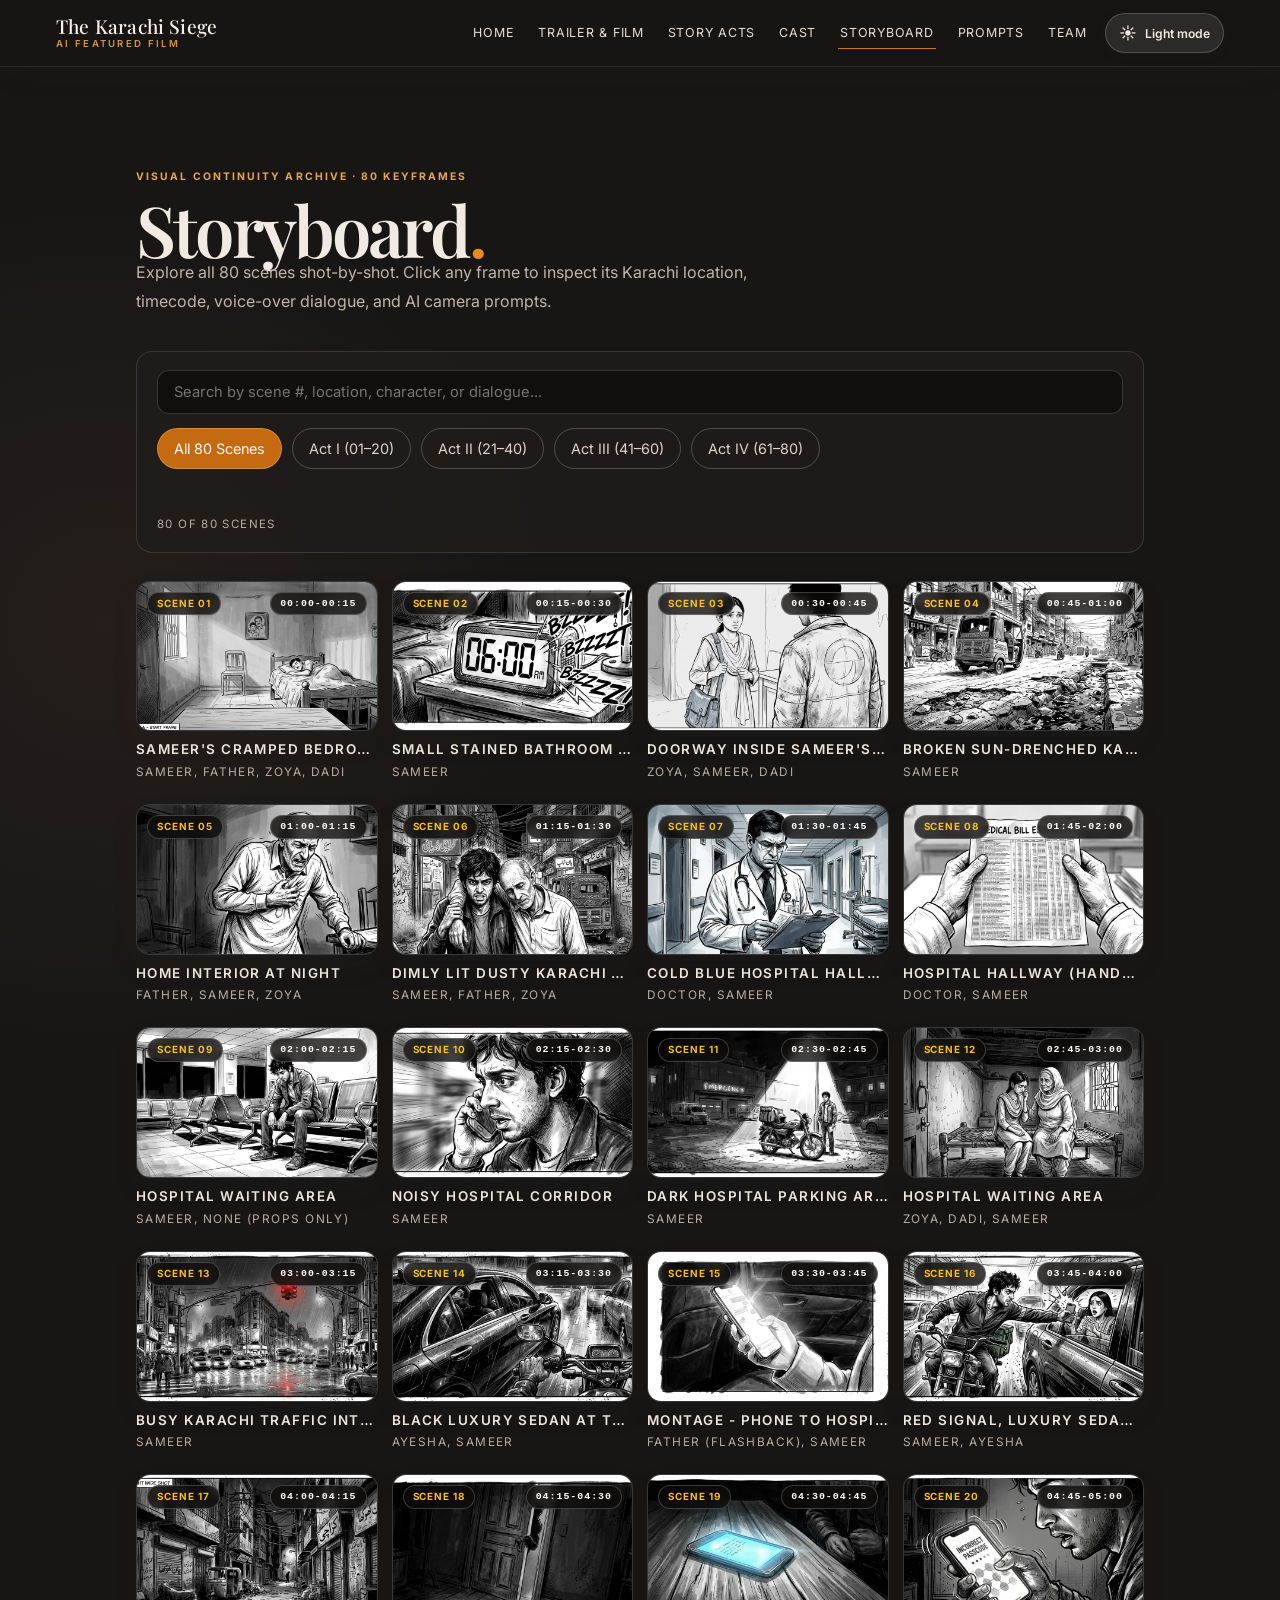
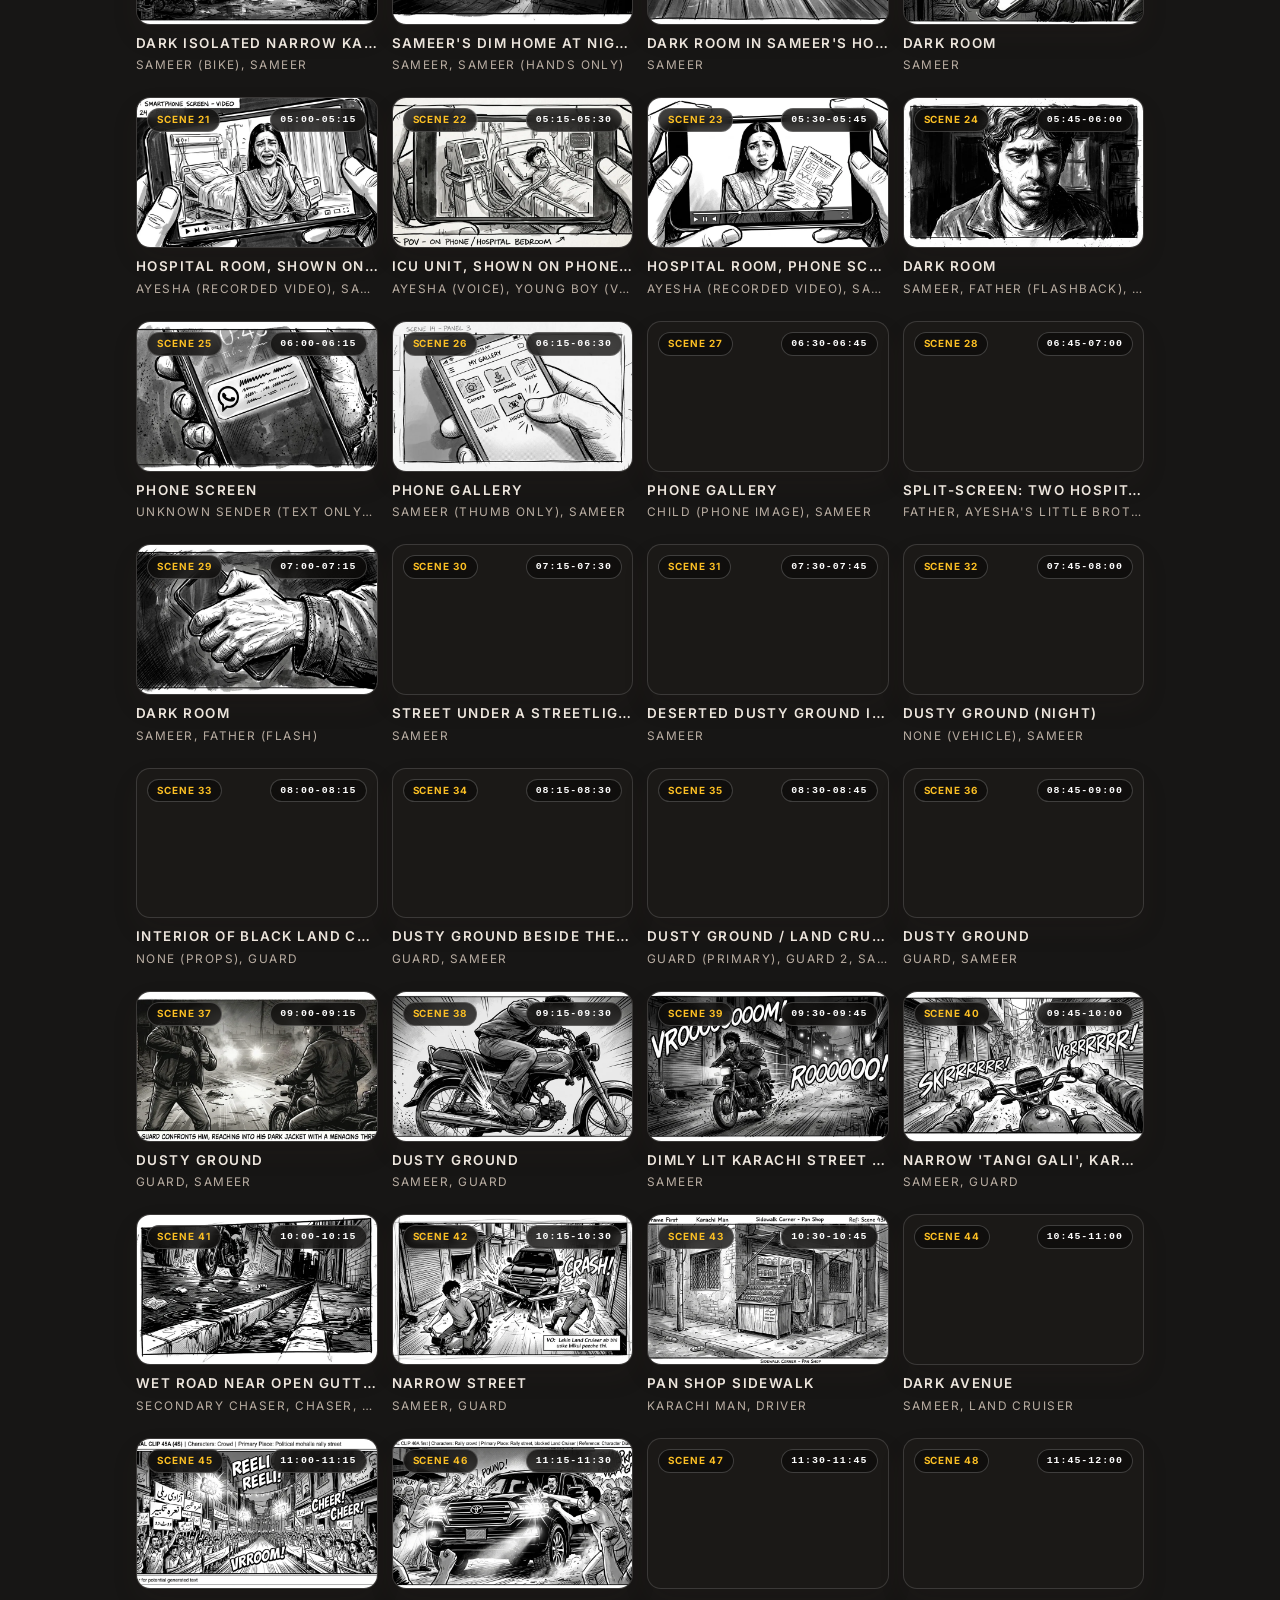
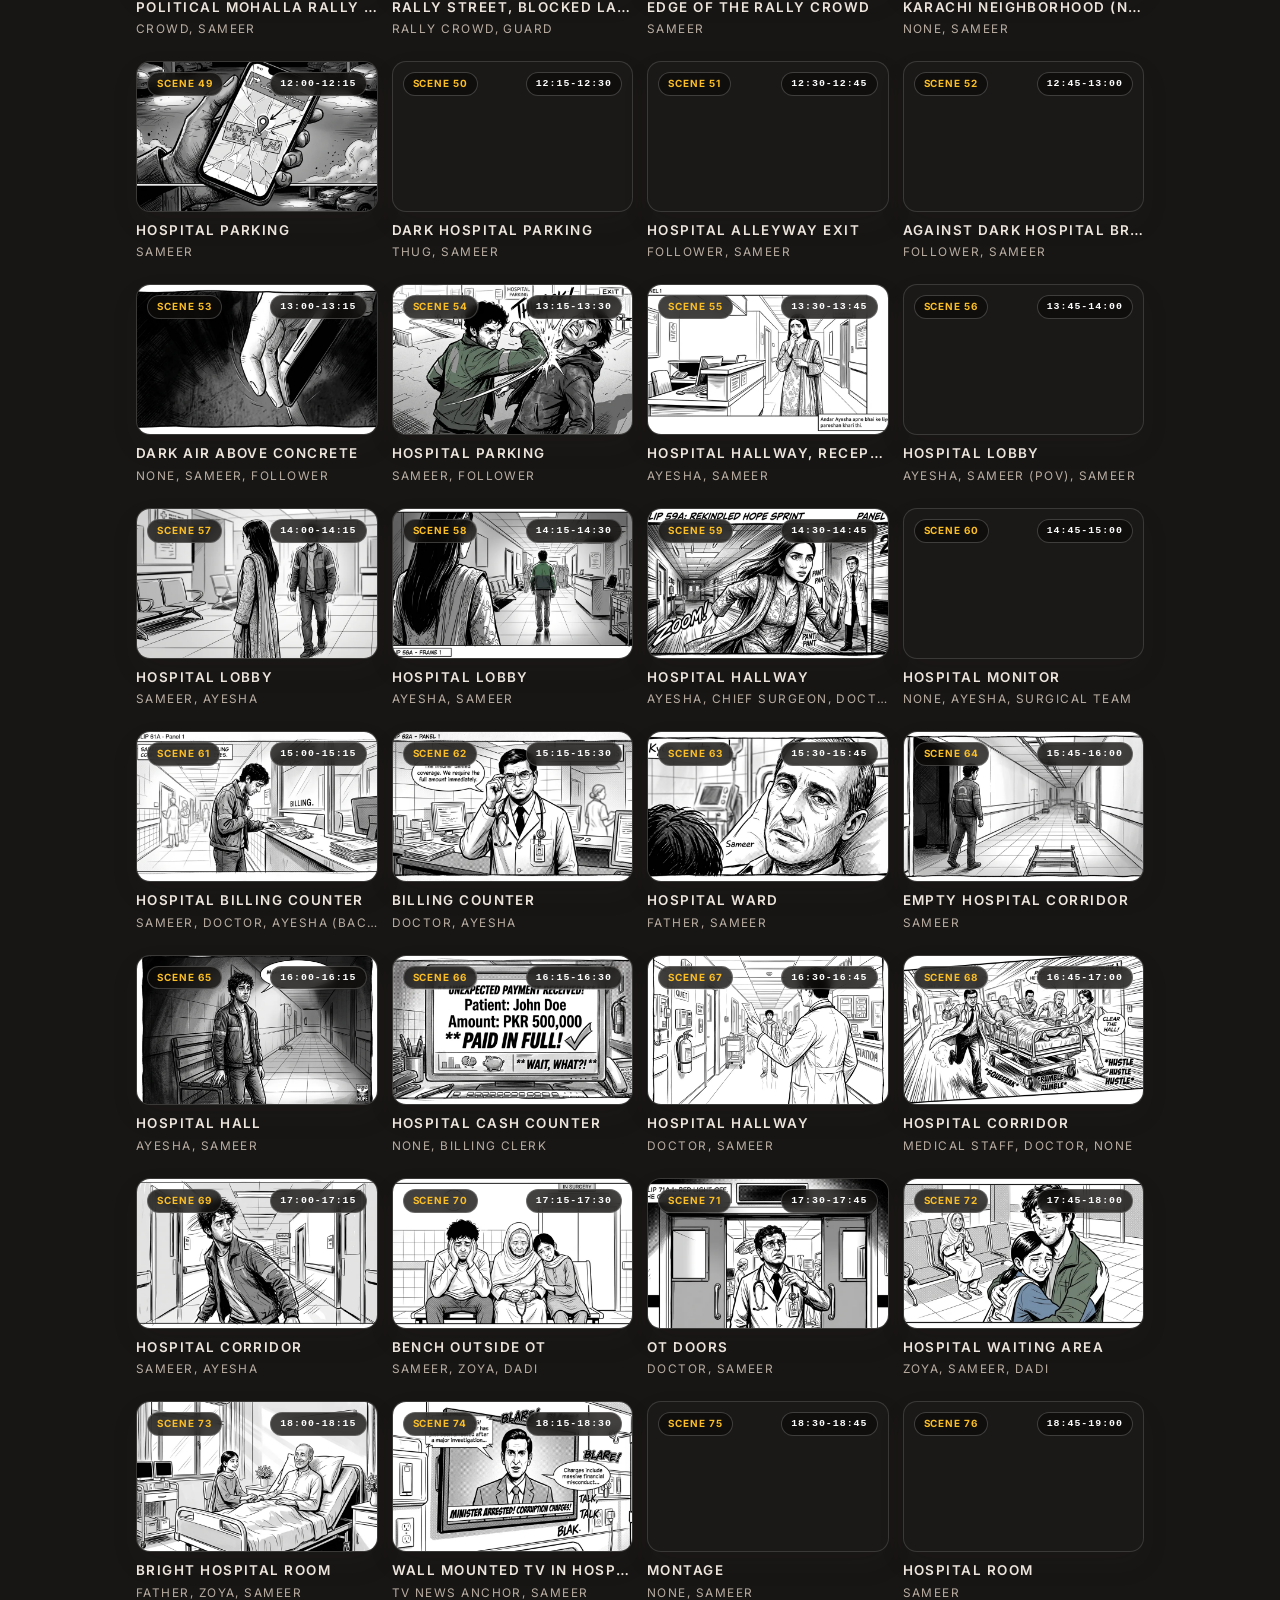
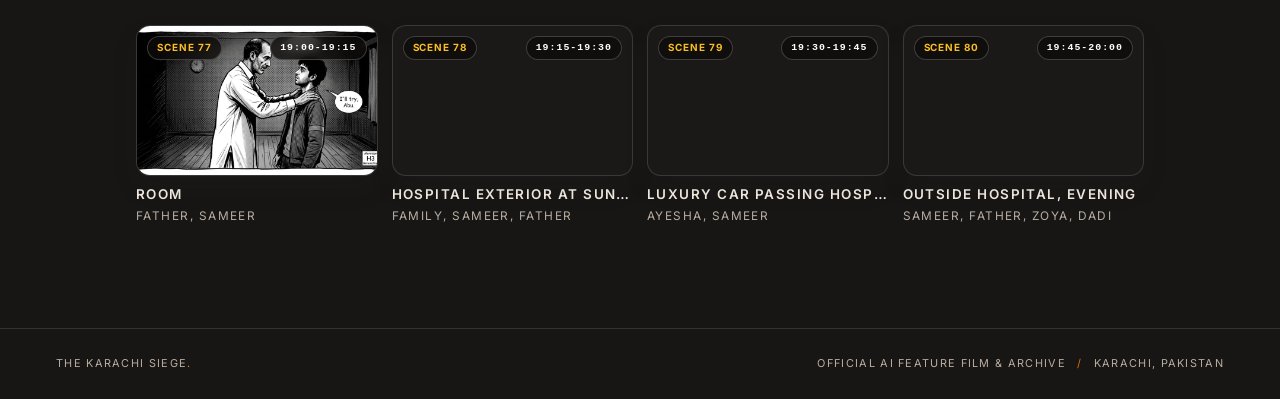
<file: storyboard.html>
<!doctype html>
<html lang="en" data-theme="dark">
<head>
  <meta charset="utf-8" />
  <meta name="viewport" content="width=device-width, initial-scale=1" />
  <title>Storyboard · 80 Scenes · The Karachi Siege</title>
  <meta name="description" content="Interactive 80-scene storyboard archive for The Karachi Siege with scene locations, character callouts, Urdu dialogue, and generation prompts." />
  <meta name="theme-color" content="#0d0c0b" />
  <link rel="stylesheet" href="styles.css" />
  <link rel="icon" href="favicon.svg" type="image/svg+xml" />
  <script>try{localStorage.removeItem("karachi-siege-theme");document.documentElement.dataset.theme=localStorage.getItem("karachi-siege-theme-v2")==="light"?"light":"dark";}catch(e){document.documentElement.dataset.theme="dark";}</script>
</head>
<body class="dark-mode">
  <header class="site-header" id="site-header">
    <a class="brand" href="index.html" aria-label="The Karachi Siege — AI Featured Film">
      <span class="brand-text">
        <span class="brand-title">The Karachi Siege</span>
        <span class="brand-subtitle">AI FEATURED FILM</span>
      </span>
    </a>

    <div class="nav-drawer" id="primary-nav-drawer">
      <div class="nav-drawer-header">
        <span class="nav-drawer-eyebrow">NAVIGATION · ALL PAGES</span>
      </div>
      <nav aria-label="Primary">
        <a href="index.html"><span class="nav-idx">01</span><span>Home</span></a>
        <a href="index.html#watch"><span class="nav-idx">02</span><span>Trailer &amp; Film</span></a>
        <a href="index.html#story"><span class="nav-idx">03</span><span>Story Acts</span></a>
        <a href="index.html#cast"><span class="nav-idx">04</span><span>Cast</span></a>
        <a href="storyboard.html" aria-current="page"><span class="nav-idx">05</span><span>Storyboard</span></a>
        <a href="prompts.html"><span class="nav-idx">06</span><span>Prompts</span></a>
        <a href="team.html"><span class="nav-idx">07</span><span>Team</span></a>
      </nav>
    </div>

    <div class="header-right-controls">
      <button class="theme-toggle" type="button" aria-label="Switch to light mode" aria-pressed="true">
        <span class="theme-toggle-icon" aria-hidden="true">☀</span>
        <span class="theme-toggle-label">Light mode</span>
      </button>
      <button
        class="mobile-menu-toggle"
        id="mobile-menu-toggle"
        type="button"
        aria-label="Open navigation menu"
        aria-expanded="false"
        aria-controls="primary-nav-drawer"
      >
        <span class="menu-bars" aria-hidden="true">
          <span class="menu-bar"></span>
          <span class="menu-bar"></span>
          <span class="menu-bar"></span>
        </span>
      </button>
    </div>
  </header>
  <div class="mobile-nav-backdrop" id="mobile-nav-backdrop" hidden></div>

  <main>
    <section class="storyboard" aria-labelledby="storyboard-title">
      <div class="section-head">
        <p class="eyebrow">Visual Continuity Archive · 80 Keyframes</p>
        <h1 id="storyboard-title">Storyboard<span class="accent-dot">.</span></h1>
        <p class="page-intro">Explore all 80 scenes shot-by-shot. Click any frame to inspect its Karachi location, timecode, voice-over dialogue, and AI camera prompts.</p>
      </div>

      <div class="archive-toolbar" role="region" aria-label="Filter and search scenes">
        <div class="search-box">
          <input
            type="search"
            id="scene-search"
            placeholder="Search by scene #, location, character, or dialogue..."
            aria-label="Search scenes"
          />
        </div>
        <div class="filters" id="act-filters" role="group" aria-label="Filter by dramatic act">
          <button class="filter-btn is-active" type="button" data-act="all">All 80 Scenes</button>
          <button class="filter-btn" type="button" data-act="1">Act I (01–20)</button>
          <button class="filter-btn" type="button" data-act="2">Act II (21–40)</button>
          <button class="filter-btn" type="button" data-act="3">Act III (41–60)</button>
          <button class="filter-btn" type="button" data-act="4">Act IV (61–80)</button>
        </div>
        <p class="count" id="stills-count" aria-live="polite"></p>
      </div>

      <div class="shot-grid" id="stills-grid"></div>
    </section>
  </main>

  <dialog class="lightbox" id="lightbox" aria-label="Scene inspection modal">
    <div class="lightbox-shell">
      <div class="lightbox-topbar">
        <div class="lightbox-badges">
          <span class="lightbox-scene-num" id="lb-scene-num">SCENE 01</span>
          <span class="lightbox-timecode" id="lb-timecode">00:00-00:15</span>
        </div>
        <div class="lightbox-nav-controls">
          <button class="lb-nav-btn" id="lb-prev" type="button" aria-label="Previous scene">← Prev</button>
          <button class="lb-nav-btn" id="lb-next" type="button" aria-label="Next scene">Next →</button>
          <button class="lightbox-close" type="button" aria-label="Close modal">&times;</button>
        </div>
      </div>

      <div class="lightbox-content">
        <div class="lightbox-media">
          <img id="lightbox-img" alt="" />
        </div>
        <div class="lightbox-inspector">
          <div class="lb-meta-block">
            <span class="lb-label">LOCATION / SETTING</span>
            <h3 id="lb-place">—</h3>
          </div>
          <div class="lb-meta-block">
            <span class="lb-label">CHARACTERS IN SCENE</span>
            <p id="lb-characters">—</p>
          </div>
          <div class="lb-meta-block">
            <span class="lb-label">VOICE-OVER / DIALOGUE</span>
            <blockquote id="lb-vo">—</blockquote>
          </div>
          <div class="lb-meta-block">
            <span class="lb-label">GENERATION CLIPS</span>
            <div class="lb-clips" id="lb-clips"></div>
          </div>
        </div>
      </div>
    </div>
  </dialog>

  <footer class="site-footer">
    <span>THE KARACHI SIEGE<span class="brand-mark">.</span></span>
    <span>OFFICIAL AI FEATURE FILM &amp; ARCHIVE <span class="footer-separator">/</span> KARACHI, PAKISTAN</span>
  </footer>

  <script type="module" src="storyboard.js"></script>
  <script type="module" src="theme.js"></script>
</body>
</html>
</file>
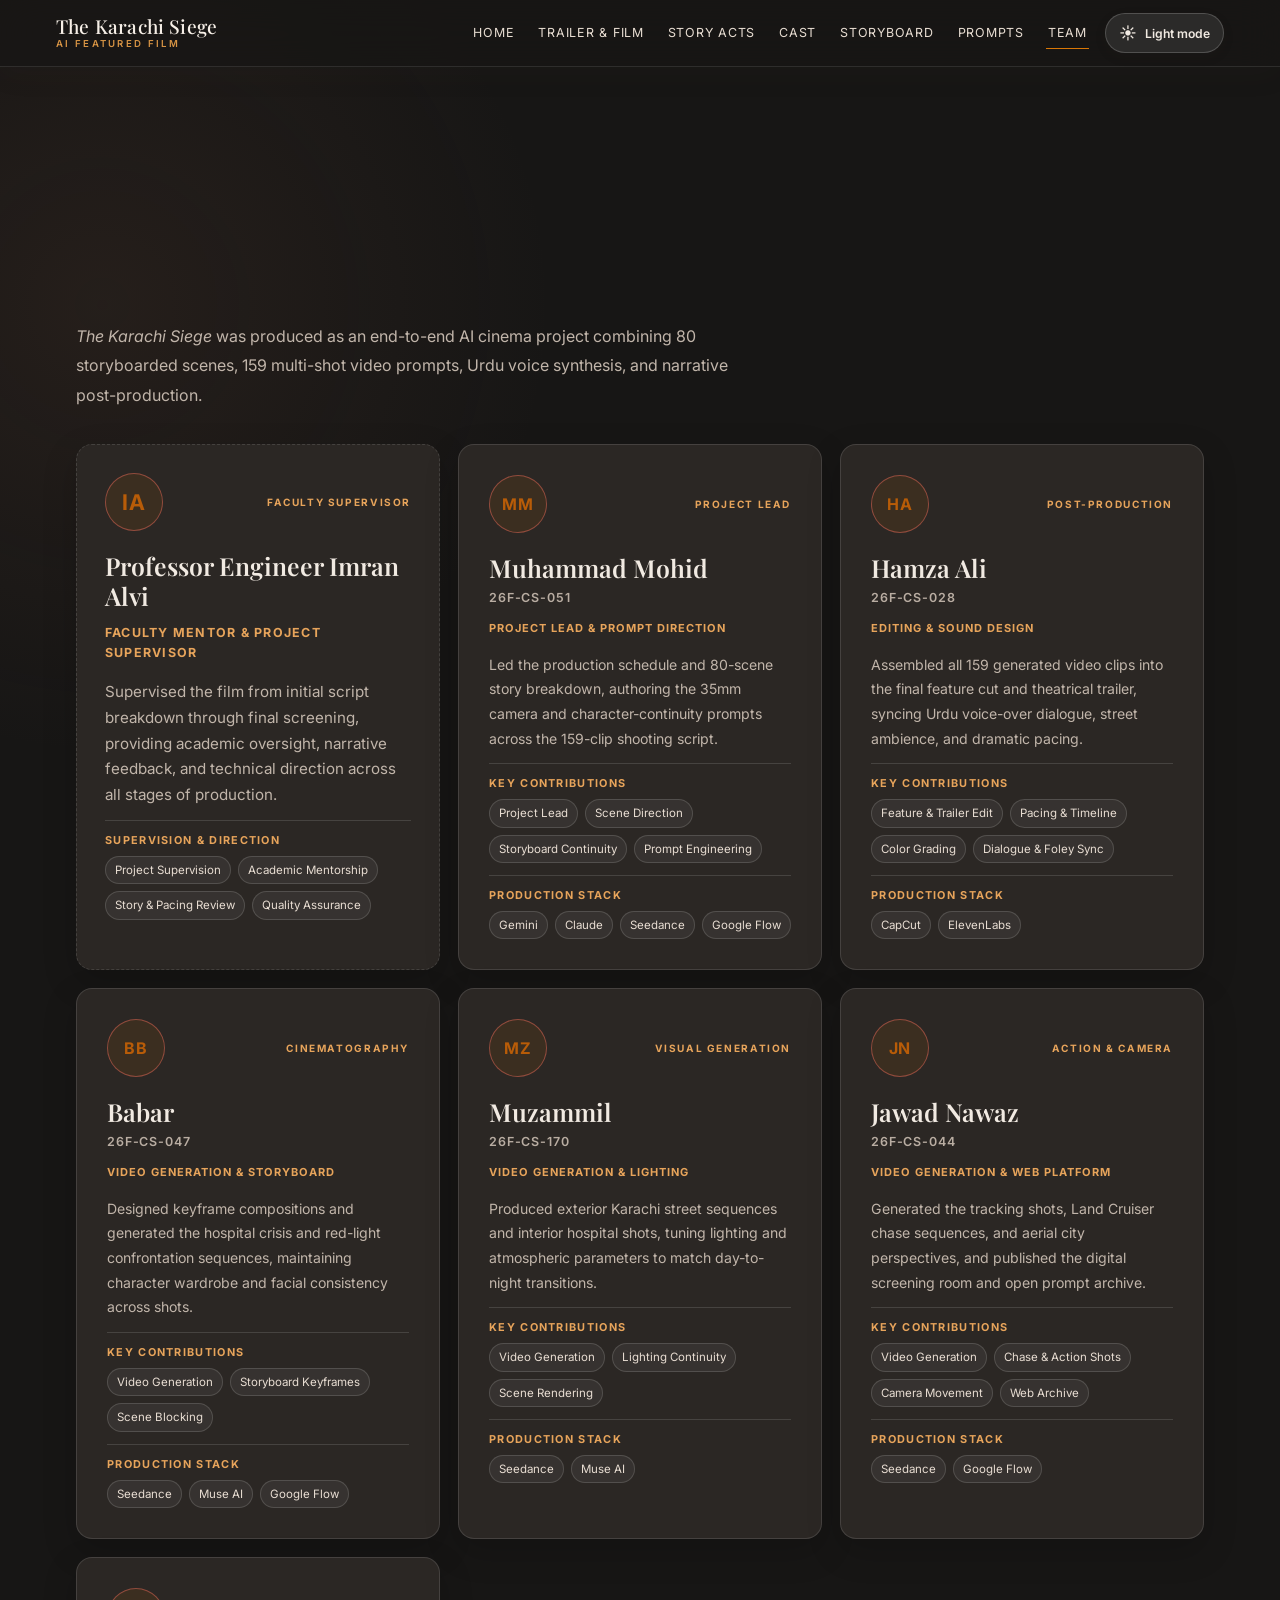
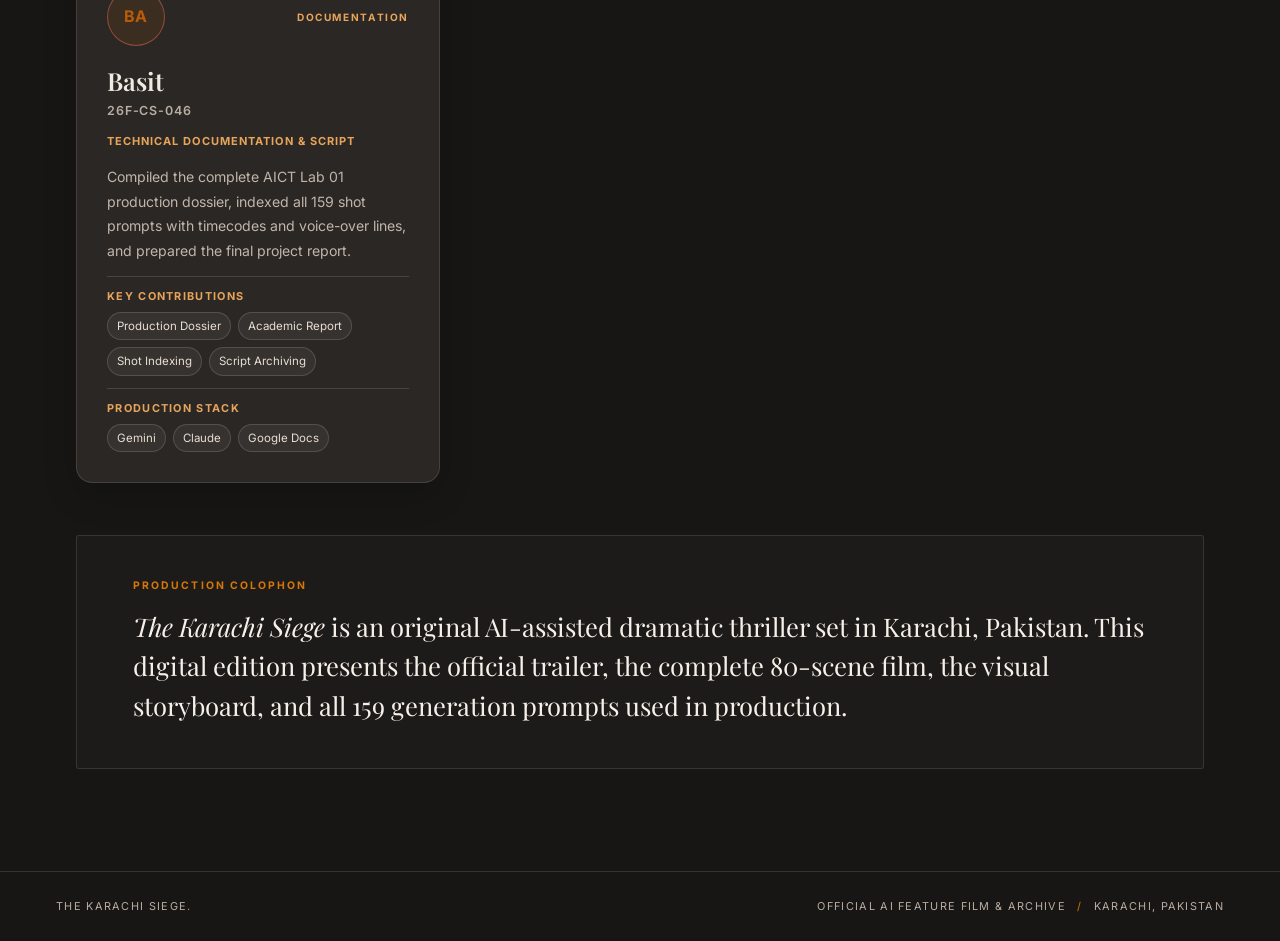
<file: team.html>
<!doctype html>
<html lang="en" data-theme="dark">
<head>
  <meta charset="utf-8" />
  <meta name="viewport" content="width=device-width, initial-scale=1" />
  <title>Production Credits · The Karachi Siege</title>
  <meta name="description" content="Meet the faculty supervisor and student filmmaking team behind The Karachi Siege AI feature film." />
  <meta name="theme-color" content="#0d0c0b" />
  <link rel="stylesheet" href="styles.css" />
  <link rel="icon" href="favicon.svg" type="image/svg+xml" />
  <script>try{localStorage.removeItem("karachi-siege-theme");document.documentElement.dataset.theme=localStorage.getItem("karachi-siege-theme-v2")==="light"?"light":"dark";}catch(e){document.documentElement.dataset.theme="dark";}</script>
</head>
<body class="dark-mode">
  <header class="site-header" id="site-header">
    <a class="brand" href="index.html" aria-label="The Karachi Siege — AI Featured Film">
      <span class="brand-text">
        <span class="brand-title">The Karachi Siege</span>
        <span class="brand-subtitle">AI FEATURED FILM</span>
      </span>
    </a>

    <div class="nav-drawer" id="primary-nav-drawer">
      <div class="nav-drawer-header">
        <span class="nav-drawer-eyebrow">NAVIGATION · ALL PAGES</span>
      </div>
      <nav aria-label="Primary">
        <a href="index.html"><span class="nav-idx">01</span><span>Home</span></a>
        <a href="index.html#watch"><span class="nav-idx">02</span><span>Trailer &amp; Film</span></a>
        <a href="index.html#story"><span class="nav-idx">03</span><span>Story Acts</span></a>
        <a href="index.html#cast"><span class="nav-idx">04</span><span>Cast</span></a>
        <a href="storyboard.html"><span class="nav-idx">05</span><span>Storyboard</span></a>
        <a href="prompts.html"><span class="nav-idx">06</span><span>Prompts</span></a>
        <a href="team.html" aria-current="page"><span class="nav-idx">07</span><span>Team</span></a>
      </nav>
    </div>

    <div class="header-right-controls">
      <button class="theme-toggle" type="button" aria-label="Switch to light mode" aria-pressed="true">
        <span class="theme-toggle-icon" aria-hidden="true">☀</span>
        <span class="theme-toggle-label">Light mode</span>
      </button>
      <button
        class="mobile-menu-toggle"
        id="mobile-menu-toggle"
        type="button"
        aria-label="Open navigation menu"
        aria-expanded="false"
        aria-controls="primary-nav-drawer"
      >
        <span class="menu-bars" aria-hidden="true">
          <span class="menu-bar"></span>
          <span class="menu-bar"></span>
          <span class="menu-bar"></span>
        </span>
      </button>
    </div>
  </header>
  <div class="mobile-nav-backdrop" id="mobile-nav-backdrop" hidden></div>

  <main>
    <section class="team" aria-labelledby="team-title">
      <div class="section-head reveal">
        <p class="eyebrow">FILMMAKING &amp; ENGINEERING CREDITS</p>
        <h1 id="team-title" class="team-page-title">Production Team<span class="accent-dot">.</span></h1>
      </div>
      <p class="page-intro">
        <em>The Karachi Siege</em> was produced as an end-to-end AI cinema project combining 80 storyboarded scenes, 159 multi-shot video prompts, Urdu voice synthesis, and narrative post-production.
      </p>

      <div class="team-grid team-people-grid">
        <article class="member supervisor-card">
          <div class="member-topline">
            <div class="avatar supervisor-avatar" aria-hidden="true">IA</div>
            <span class="member-index">FACULTY SUPERVISOR</span>
          </div>
          <h2>Professor Engineer Imran Alvi</h2>
          <p class="role">FACULTY MENTOR &amp; PROJECT SUPERVISOR</p>
          <p class="bio">
            Supervised the film from initial script breakdown through final screening, providing academic oversight, narrative feedback, and technical direction across all stages of production.
          </p>
          <div class="member-detail">
            <h3>Supervision &amp; Direction</h3>
            <ul>
              <li>Project Supervision</li>
              <li>Academic Mentorship</li>
              <li>Story &amp; Pacing Review</li>
              <li>Quality Assurance</li>
            </ul>
          </div>
        </article>

        <article class="member team-person">
          <div class="member-topline">
            <div class="avatar" aria-hidden="true">MM</div>
            <span class="member-index">PROJECT LEAD</span>
          </div>
          <h2>Muhammad Mohid</h2>
          <p class="member-roll">26F-CS-051</p>
          <p class="role">Project Lead &amp; Prompt Direction</p>
          <p class="bio">
            Led the production schedule and 80-scene story breakdown, authoring the 35mm camera and character-continuity prompts across the 159-clip shooting script.
          </p>
          <div class="member-detail">
            <h3>Key Contributions</h3>
            <ul>
              <li>Project Lead</li>
              <li>Scene Direction</li>
              <li>Storyboard Continuity</li>
              <li>Prompt Engineering</li>
            </ul>
          </div>
          <div class="member-tools">
            <h3>Production Stack</h3>
            <div class="tool-tags">
              <span>Gemini</span>
              <span>Claude</span>
              <span>Seedance</span>
              <span>Google Flow</span>
            </div>
          </div>
        </article>

        <article class="member team-person">
          <div class="member-topline">
            <div class="avatar" aria-hidden="true">HA</div>
            <span class="member-index">POST-PRODUCTION</span>
          </div>
          <h2>Hamza Ali</h2>
          <p class="member-roll">26F-CS-028</p>
          <p class="role">Editing &amp; Sound Design</p>
          <p class="bio">
            Assembled all 159 generated video clips into the final feature cut and theatrical trailer, syncing Urdu voice-over dialogue, street ambience, and dramatic pacing.
          </p>
          <div class="member-detail">
            <h3>Key Contributions</h3>
            <ul>
              <li>Feature &amp; Trailer Edit</li>
              <li>Pacing &amp; Timeline</li>
              <li>Color Grading</li>
              <li>Dialogue &amp; Foley Sync</li>
            </ul>
          </div>
          <div class="member-tools">
            <h3>Production Stack</h3>
            <div class="tool-tags">
              <span>CapCut</span>
              <span>ElevenLabs</span>
            </div>
          </div>
        </article>

        <article class="member team-person">
          <div class="member-topline">
            <div class="avatar" aria-hidden="true">BB</div>
            <span class="member-index">CINEMATOGRAPHY</span>
          </div>
          <h2>Babar</h2>
          <p class="member-roll">26F-CS-047</p>
          <p class="role">Video Generation &amp; Storyboard</p>
          <p class="bio">
            Designed keyframe compositions and generated the hospital crisis and red-light confrontation sequences, maintaining character wardrobe and facial consistency across shots.
          </p>
          <div class="member-detail">
            <h3>Key Contributions</h3>
            <ul>
              <li>Video Generation</li>
              <li>Storyboard Keyframes</li>
              <li>Scene Blocking</li>
            </ul>
          </div>
          <div class="member-tools">
            <h3>Production Stack</h3>
            <div class="tool-tags">
              <span>Seedance</span>
              <span>Muse AI</span>
              <span>Google Flow</span>
            </div>
          </div>
        </article>

        <article class="member team-person">
          <div class="member-topline">
            <div class="avatar" aria-hidden="true">MZ</div>
            <span class="member-index">VISUAL GENERATION</span>
          </div>
          <h2>Muzammil</h2>
          <p class="member-roll">26F-CS-170</p>
          <p class="role">Video Generation &amp; Lighting</p>
          <p class="bio">
            Produced exterior Karachi street sequences and interior hospital shots, tuning lighting and atmospheric parameters to match day-to-night transitions.
          </p>
          <div class="member-detail">
            <h3>Key Contributions</h3>
            <ul>
              <li>Video Generation</li>
              <li>Lighting Continuity</li>
              <li>Scene Rendering</li>
            </ul>
          </div>
          <div class="member-tools">
            <h3>Production Stack</h3>
            <div class="tool-tags">
              <span>Seedance</span>
              <span>Muse AI</span>
            </div>
          </div>
        </article>

        <article class="member team-person">
          <div class="member-topline">
            <div class="avatar" aria-hidden="true">JN</div>
            <span class="member-index">ACTION &amp; CAMERA</span>
          </div>
          <h2>Jawad Nawaz</h2>
          <p class="member-roll">26F-CS-044</p>
          <p class="role">Video Generation &amp; Web Platform</p>
          <p class="bio">
            Generated the tracking shots, Land Cruiser chase sequences, and aerial city perspectives, and published the digital screening room and open prompt archive.
          </p>
          <div class="member-detail">
            <h3>Key Contributions</h3>
            <ul>
              <li>Video Generation</li>
              <li>Chase &amp; Action Shots</li>
              <li>Camera Movement</li>
              <li>Web Archive</li>
            </ul>
          </div>
          <div class="member-tools">
            <h3>Production Stack</h3>
            <div class="tool-tags">
              <span>Seedance</span>
              <span>Google Flow</span>
            </div>
          </div>
        </article>

        <article class="member team-person">
          <div class="member-topline">
            <div class="avatar" aria-hidden="true">BA</div>
            <span class="member-index">DOCUMENTATION</span>
          </div>
          <h2>Basit</h2>
          <p class="member-roll">26F-CS-046</p>
          <p class="role">Technical Documentation &amp; Script</p>
          <p class="bio">
            Compiled the complete AICT Lab 01 production dossier, indexed all 159 shot prompts with timecodes and voice-over lines, and prepared the final project report.
          </p>
          <div class="member-detail">
            <h3>Key Contributions</h3>
            <ul>
              <li>Production Dossier</li>
              <li>Academic Report</li>
              <li>Shot Indexing</li>
              <li>Script Archiving</li>
            </ul>
          </div>
          <div class="member-tools">
            <h3>Production Stack</h3>
            <div class="tool-tags">
              <span>Gemini</span>
              <span>Claude</span>
              <span>Google Docs</span>
            </div>
          </div>
        </article>
      </div>

      <div class="about project-note">
        <div class="about-inner">
          <p class="eyebrow">Production Colophon</p>
          <p class="about-copy">
            <em>The Karachi Siege</em> is an original AI-assisted dramatic thriller set in Karachi, Pakistan. This digital edition presents the official trailer, the complete 80-scene film, the visual storyboard, and all 159 generation prompts used in production.
          </p>
        </div>
      </div>
    </section>
  </main>

  <footer class="site-footer">
    <span>THE KARACHI SIEGE<span class="brand-mark">.</span></span>
    <span>OFFICIAL AI FEATURE FILM &amp; ARCHIVE <span class="footer-separator">/</span> KARACHI, PAKISTAN</span>
  </footer>
  <script type="module" src="theme.js"></script>
</body>
</html>
</file>
<file: styles.css>
@import url("https://fonts.googleapis.com/css2?family=Playfair+Display:wght@400;600;700&family=Inter:wght@400;500;600;700&display=swap");

:root {
  --hero: #1f1b18;
  --hero-2: #2a2420;
  --bg: #ffffff;
  --surface: #f5f5f3;
  --surface-2: #ececea;
  --text: #121212;
  --text-light: #f5f5f1;
  --muted: #6b6b6b;
  --muted-light: #b8b2a9;
  --yellow: #f5c518;
  --blue: #3d9be9;
  --green: #4cc96b;
  --line: rgba(0, 0, 0, 0.1);
  --line-light: rgba(255, 255, 255, 0.14);
  --ease: cubic-bezier(0.22, 0.61, 0.36, 1);
  --serif: "Playfair Display", Georgia, serif;
  --sans: "Inter", "Segoe UI", system-ui, Arial, sans-serif;
  --pad: clamp(20px, 5vw, 56px);
}

* { box-sizing: border-box; }
html { scroll-behavior: smooth; }

body {
  margin: 0;
  min-height: 100vh;
  background: var(--bg);
  color: var(--text);
  font-family: var(--sans);
  font-size: 1rem;
  line-height: 1.6;
  -webkit-font-smoothing: antialiased;
  display: flex;
  flex-direction: column;
}

a { color: inherit; text-decoration: none; }
main { flex: 1; }

/* Header (dark, like the hero) */
.site-header {
  position: sticky;
  top: 0;
  z-index: 10;
  display: flex;
  align-items: center;
  justify-content: space-between;
  padding: 18px var(--pad);
  background: var(--hero);
  border-bottom: 1px solid var(--line-light);
}

.brand {
  font-family: var(--serif);
  font-size: 1.15rem;
  color: var(--yellow);
  letter-spacing: 0.01em;
}

.site-header nav {
  display: flex;
  gap: 26px;
}

.site-header nav a {
  position: relative;
  font-size: 0.95rem;
  color: var(--muted-light);
  padding: 6px 2px;
  transition: color 300ms var(--ease);
}

.site-header nav a::after {
  content: "";
  position: absolute;
  left: 0;
  right: 0;
  bottom: 0;
  height: 2px;
  background: var(--yellow);
  transform: scaleX(0);
  transform-origin: left;
  transition: transform 400ms var(--ease);
}

.site-header nav a[aria-current="page"],
.site-header nav a:hover { color: var(--text-light); }

.site-header nav a[aria-current="page"]::after,
.site-header nav a:hover::after { transform: scaleX(1); }

/* Shared type */
.eyebrow {
  margin: 0 0 12px;
  font-size: 0.8rem;
  font-weight: 700;
  letter-spacing: 0.14em;
  text-transform: uppercase;
  color: var(--yellow);
}

h1, h2 {
  margin: 0;
  font-family: var(--serif);
  font-weight: 400;
  line-height: 1.1;
}

/* Hero (dark, warm) */
.hero {
  background:
    radial-gradient(ellipse at 20% 0%, #3a2f27 0%, transparent 60%),
    linear-gradient(180deg, var(--hero-2) 0%, var(--hero) 100%);
  color: var(--text-light);
  padding: clamp(88px, 14vw, 160px) var(--pad) clamp(64px, 9vw, 110px);
}

.hero-inner {
  max-width: 1120px;
  margin: 0 auto;
}

.hero h1 {
  font-size: clamp(3rem, 9vw, 6.5rem);
  letter-spacing: -0.015em;
  max-width: 14ch;
  color: var(--text-light);
}

.logline {
  max-width: 52ch;
  margin: 24px 0 36px;
  font-size: clamp(1.05rem, 1.6vw, 1.2rem);
  color: var(--muted-light);
}

.actions {
  display: flex;
  gap: 14px;
  flex-wrap: wrap;
}

.button {
  display: inline-block;
  padding: 13px 26px;
  border: 1px solid var(--line-light);
  border-radius: 999px;
  font-size: 0.95rem;
  font-weight: 600;
  color: var(--text-light);
  transition:
    background-color 400ms var(--ease),
    border-color 400ms var(--ease),
    color 400ms var(--ease);
}

.button:hover {
  border-color: var(--blue);
  color: var(--blue);
}

.button.primary {
  background: var(--yellow);
  border-color: var(--yellow);
  color: #121212;
}

.button.primary:hover {
  background: #ffd84a;
  border-color: #ffd84a;
  color: #121212;
}

/* Watch and Team sections (light, clean) */
.watch,
.team {
  max-width: 1120px;
  margin: 0 auto;
  padding: clamp(64px, 10vw, 120px) var(--pad);
}

.section-head {
  margin-bottom: clamp(32px, 5vw, 52px);
  display: flex;
  align-items: center;
  gap: 16px;
}

.section-head::before {
  content: "";
  width: 5px;
  height: 36px;
  background: var(--yellow);
  border-radius: 2px;
}

.section-head .eyebrow { margin: 0; }

.section-head h2,
.team h1 {
  font-size: clamp(2.2rem, 5vw, 3.2rem);
  color: var(--text);
}

.team .section-head::before {
  display: none;
}

.video-frame {
  position: relative;
  aspect-ratio: 16 / 9;
  border: 1px solid var(--line);
  border-radius: 4px;
  overflow: hidden;
  background: var(--surface);
}

.video-frame iframe {
  position: absolute;
  inset: 0;
  width: 100%;
  height: 100%;
  border: 0;
}

.video-placeholder {
  position: absolute;
  inset: 0;
  background: linear-gradient(90deg, #f0f0ee 25%, #e4e4e1 37%, #f0f0ee 63%);
  background-size: 400% 100%;
  animation: shimmer 1.4s ease-in-out infinite;
  transition: opacity 600ms var(--ease);
}

.video-placeholder.is-hidden {
  opacity: 0;
  pointer-events: none;
}

/* About (dark card with light text) */
.about {
  background: var(--hero);
  color: var(--text-light);
}

.about-inner {
  max-width: 760px;
  margin: 0 auto;
  padding: clamp(64px, 10vw, 120px) var(--pad);
}

.about-inner .eyebrow { color: var(--yellow); }

.about-inner p:last-child {
  margin: 0;
  font-family: var(--serif);
  font-size: clamp(1.25rem, 2.2vw, 1.6rem);
  line-height: 1.55;
  color: var(--text-light);
}

/* Team cards */
.team-grid {
  display: grid;
  grid-template-columns: repeat(auto-fill, minmax(240px, 1fr));
  gap: 20px;
}

.member {
  display: flex;
  flex-direction: column;
  gap: 12px;
  padding: 26px;
  background: var(--surface);
  border: 1px solid var(--line);
  border-radius: 6px;
  transition:
    transform 500ms var(--ease),
    border-color 500ms var(--ease),
    background-color 500ms var(--ease);
}

.member:hover,
.member:focus-within {
  transform: translateY(-3px);
  border-color: var(--yellow);
  background: var(--surface-2);
}

.avatar {
  width: 84px;
  height: 84px;
  border-radius: 50%;
  display: grid;
  place-items: center;
  overflow: hidden;
  border: 2px solid var(--yellow);
  background: var(--hero);
  font-family: var(--serif);
  font-size: 1.5rem;
  color: var(--yellow);
}

.avatar img {
  width: 100%;
  height: 100%;
  object-fit: cover;
}

.member h2 {
  margin: 4px 0 0;
  font-size: 1.35rem;
  color: var(--text);
}

.role {
  margin: 0;
  font-size: 0.78rem;
  font-weight: 700;
  letter-spacing: 0.1em;
  text-transform: uppercase;
  color: var(--blue);
}

.bio {
  margin: 4px 0 0;
  font-size: 0.95rem;
  color: var(--muted);
}

.skeleton { pointer-events: none; }

.skeleton .avatar,
.skeleton .line {
  background: linear-gradient(90deg, #ececea 25%, #e0e0dd 37%, #ececea 63%);
  background-size: 400% 100%;
  animation: shimmer 1.4s ease-in-out infinite;
  border: none;
}

.skeleton .line {
  height: 12px;
  border-radius: 6px;
}

.skeleton .line.short { width: 40%; }
.skeleton .line.long { width: 90%; }

@keyframes shimmer {
  0% { background-position: 100% 0; }
  100% { background-position: -100% 0; }
}

/* Reveal on scroll */
.reveal {
  opacity: 0;
  transform: translateY(18px);
  transition:
    opacity 800ms var(--ease),
    transform 800ms var(--ease);
  transition-delay: calc(var(--i, 0) * 90ms);
}

.reveal.is-visible {
  opacity: 1;
  transform: none;
}

/* Footer (dark) */
.site-footer {
  display: flex;
  justify-content: space-between;
  gap: 16px;
  flex-wrap: wrap;
  padding: 26px var(--pad);
  background: var(--hero);
  border-top: 1px solid var(--line-light);
  font-size: 0.85rem;
  color: var(--muted-light);
}

/* Page transitions (supported browsers) */
@view-transition {
  navigation: auto;
}

::view-transition-old(root),
::view-transition-new(root) {
  animation-duration: 500ms;
  animation-timing-function: var(--ease);
}

/* Reduced motion */
@media (prefers-reduced-motion: reduce) {
  html { scroll-behavior: auto; }
  *, *::before, *::after {
    animation: none !important;
    transition: none !important;
  }
  .reveal { opacity: 1; transform: none; }
}

@media (max-width: 640px) {
  .site-header { flex-direction: column; gap: 12px; align-items: flex-start; }
  .site-footer { flex-direction: column; }
}

/* Prompts section */
.prompts {
  max-width: 1120px;
  margin: 0 auto;
  padding: clamp(64px, 10vw, 120px) var(--pad);
  border-top: 1px solid var(--line);
}

.filters {
  display: flex;
  flex-wrap: wrap;
  gap: 10px;
  margin-bottom: 32px;
}

.filter-btn {
  font: inherit;
  font-size: 0.9rem;
  padding: 8px 16px;
  border: 1px solid rgba(46, 42, 36, 0.25);
  border-radius: 999px;
  background: transparent;
  color: var(--text);
  cursor: pointer;
  transition: background-color 300ms var(--ease), color 300ms var(--ease), border-color 300ms var(--ease);
}

.filter-btn:hover { border-color: var(--accent); color: var(--accent); }

.filter-btn.is-active {
  background: var(--hero);
  border-color: var(--hero);
  color: var(--text-light);
}

.prompt-list {
  display: grid;
  gap: 20px;
}

.prompt-card {
  background: var(--surface);
  border: 1px solid var(--line);
  border-radius: 6px;
  padding: 22px;
}

.prompt-meta {
  display: flex;
  align-items: baseline;
  gap: 14px;
  flex-wrap: wrap;
  margin-bottom: 14px;
}

.prompt-cat {
  font-size: 0.75rem;
  font-weight: 700;
  letter-spacing: 0.12em;
  text-transform: uppercase;
  color: var(--blue);
}

.prompt-meta h3 {
  margin: 0;
  font-family: var(--serif);
  font-weight: 400;
  font-size: 1.25rem;
}

.prompt-body {
  margin: 0 0 16px;
  padding: 16px;
  background: var(--bg);
  border: 1px solid var(--line);
  border-radius: 4px;
  white-space: pre-wrap;
  word-wrap: break-word;
  font-family: ui-monospace, Consolas, "Courier New", monospace;
  font-size: 0.85rem;
  line-height: 1.6;
  color: var(--text);
  max-height: 340px;
  overflow: auto;
}

.copy-btn {
  font: inherit;
  font-size: 0.88rem;
  font-weight: 600;
  padding: 9px 18px;
  border: none;
  border-radius: 999px;
  background: var(--yellow);
  color: #121212;
  cursor: pointer;
  transition: background-color 300ms var(--ease);
}

.copy-btn:hover { background: #ffd84a; }


/* Cast section (Home page) */
.cast {
  max-width: 1120px;
  margin: 0 auto;
  padding: clamp(64px, 10vw, 120px) var(--pad);
  border-top: 1px solid var(--line);
}

.cast-grid {
  display: grid;
  grid-template-columns: repeat(auto-fill, minmax(220px, 1fr));
  gap: 20px;
}

.cast-card {
  display: flex;
  flex-direction: column;
  gap: 10px;
  padding: 22px;
  background: var(--surface);
  border: 1px solid var(--line);
  border-radius: 6px;
  transition: border-color 400ms var(--ease), transform 400ms var(--ease);
}

.cast-card:hover {
  border-color: var(--yellow);
  transform: translateY(-3px);
}

.cast-photo {
  width: 100%;
  aspect-ratio: 1 / 1;
  object-fit: cover;
  border-radius: 4px;
  border: 2px solid var(--yellow);
  background: var(--hero);
}

.cast-card h3 {
  margin: 6px 0 0;
  font-family: var(--serif);
  font-weight: 400;
  font-size: 1.3rem;
  color: var(--text);
}

.cast-card .role {
  margin: 0;
  font-size: 0.75rem;
  font-weight: 700;
  letter-spacing: 0.1em;
  text-transform: uppercase;
  color: var(--blue);
}

.cast-card .bio {
  margin: 0;
  font-size: 0.93rem;
  color: var(--muted);
}

/* Cast cards: photo left, name and role right */
.cast-grid {
  grid-template-columns: repeat(auto-fill, minmax(360px, 1fr));
  gap: 24px;
}

.cast-card {
  display: grid;
  grid-template-columns: 42% 1fr;
  align-items: start;
  padding: 0;
  overflow: hidden;
  gap: 0;
}

.cast-photo {
  grid-column: 1;
  grid-row: 1 / span 3;
  width: 100%;
  height: 100%;
  min-height: 260px;
  aspect-ratio: auto;
  object-fit: cover;
  object-position: top center;
  border: none;
  border-radius: 0;
}

.cast-card h3 {
  grid-column: 2;
  margin: 26px 22px 0 22px;
}

.cast-card .role {
  grid-column: 2;
  margin: 8px 22px 0 22px;
}

.cast-card .bio {
  grid-column: 2;
  margin: 12px 22px 26px 22px;
}

@media (max-width: 640px) {
  .cast-grid {
    grid-template-columns: 1fr;
  }

  .cast-card {
    grid-template-columns: 1fr;
  }

  .cast-photo {
    grid-column: 1;
    grid-row: auto;
    min-height: 0;
    height: auto;
    aspect-ratio: 3 / 4;
  }

  .cast-card h3,
  .cast-card .role,
  .cast-card .bio {
    grid-column: 1;
  }
}

/* Responsive layout improvements */
img, iframe, video {
  max-width: 100%;
}

body {
  overflow-x: hidden;
}

.site-header,
.site-header nav,
main,
section,
.cast-card,
.prompt-card,
.shot {
  min-width: 0;
}

.site-header nav {
  flex-wrap: wrap;
  row-gap: 6px;
}

.storyboard {
  width: min(1120px, 100%);
  margin: 0 auto;
  padding: clamp(40px, 7vw, 88px) var(--pad);
}

.shot-grid {
  display: grid;
  grid-template-columns: repeat(4, minmax(0, 1fr));
  gap: 18px;
}

.shot {
  min-width: 0;
  margin: 0;
}

.shot-frame {
  position: relative;
  overflow: hidden;
  aspect-ratio: 16 / 10;
  border-radius: 6px;
  background: var(--surface);
  cursor: zoom-in;
}

.shot-frame img {
  display: block;
  width: 100%;
  height: 100%;
  object-fit: cover;
  opacity: 0;
  transition: opacity 300ms var(--ease), transform 400ms var(--ease);
}

.shot-frame.is-loaded img {
  opacity: 1;
}

.shot-frame:hover img {
  transform: scale(1.03);
}

.shot-frame[data-missing="true"]::after {
  content: "Image unavailable";
  position: absolute;
  inset: 0;
  display: grid;
  place-items: center;
  color: var(--muted);
  font-size: 0.85rem;
}

.shot figcaption {
  padding-top: 8px;
  color: var(--muted);
  font-size: 0.85rem;
}

.lightbox {
  width: min(94vw, 1100px);
  max-width: 94vw;
  max-height: 92dvh;
  padding: 12px;
  border: 1px solid var(--line-light);
  border-radius: 8px;
  background: var(--hero);
}

.lightbox::backdrop {
  background: rgba(0, 0, 0, 0.88);
}

.lightbox img {
  display: block;
  max-width: 100%;
  max-height: calc(92dvh - 48px);
  width: auto;
  height: auto;
  margin: 0 auto;
  object-fit: contain;
}

.lightbox-close {
  display: block;
  margin: 0 0 8px auto;
  border: 0;
  background: transparent;
  color: white;
  font-size: 2rem;
  line-height: 1;
  cursor: pointer;
}

.prompt-details {
  display: grid;
  grid-template-columns: repeat(2, minmax(0, 1fr));
  gap: 10px 16px;
  margin: 0 0 16px;
}

.prompt-row {
  min-width: 0;
  display: grid;
  gap: 3px;
}

.prompt-row dt {
  color: var(--muted);
  font-size: 0.72rem;
  font-weight: 700;
  letter-spacing: 0.08em;
  text-transform: uppercase;
}

.prompt-row dd {
  margin: 0;
  overflow-wrap: anywhere;
}

@media (max-width: 900px) {
  .shot-grid {
    grid-template-columns: repeat(3, minmax(0, 1fr));
  }

  .site-header {
    align-items: center;
    gap: 12px;
  }

  .site-header nav {
    justify-content: flex-end;
    gap: 8px 16px;
  }
}

@media (max-width: 640px) {
  :root {
    --pad: 18px;
  }

  html {
    -webkit-text-size-adjust: 100%;
    text-size-adjust: 100%;
  }

  .site-header {
    position: relative;
    flex-direction: column;
    align-items: stretch;
    gap: 8px;
    padding: 14px var(--pad) 12px;
  }

  .brand {
    display: block;
    font-size: 1.08rem;
    text-align: center;
  }

  .site-header nav {
    width: 100%;
    justify-content: center;
    gap: 4px 14px;
  }

  .site-header nav a {
    padding: 7px 0;
    font-size: 0.82rem;
    white-space: nowrap;
  }

  .hero {
    padding: 76px var(--pad) 64px;
  }

  .hero h1 {
    max-width: 12ch;
    font-size: clamp(2.55rem, 12vw, 4rem);
    line-height: 1.04;
    overflow-wrap: anywhere;
  }

  .logline {
    margin: 18px 0 26px;
    font-size: 1rem;
  }

  .actions {
    display: grid;
    grid-template-columns: 1fr;
    gap: 10px;
  }

  .button {
    width: 100%;
    min-height: 46px;
    display: inline-flex;
    justify-content: center;
    align-items: center;
    padding: 11px 18px;
  }

  .watch,
  .team,
  .prompts,
  .cast,
  .storyboard {
    width: 100%;
    padding: 52px var(--pad);
  }

  .section-head {
    align-items: flex-start;
    flex-wrap: wrap;
    gap: 10px;
    margin-bottom: 28px;
  }

  .section-head h1,
  .section-head h2,
  .team .section-head h1 {
    font-size: clamp(2rem, 9vw, 2.7rem);
  }

  .section-head::before {
    width: 4px;
    height: 30px;
  }

  .video-frame {
    border-radius: 8px;
  }

  .cast-grid {
    grid-template-columns: minmax(0, 1fr);
    gap: 14px;
  }

  .cast-card {
    display: grid;
    grid-template-columns: 104px minmax(0, 1fr);
    align-items: start;
    gap: 0;
    border-radius: 8px;
  }

  .cast-photo {
    grid-column: 1;
    grid-row: 1 / span 3;
    width: 104px;
    height: 100%;
    min-height: 150px;
    aspect-ratio: auto;
    object-fit: cover;
  }

  .cast-card h3 {
    grid-column: 2;
    margin: 13px 13px 0;
    font-size: 1.15rem;
  }

  .cast-card .role {
    grid-column: 2;
    margin: 5px 13px 0;
    font-size: 0.68rem;
    letter-spacing: 0.06em;
  }

  .cast-card .bio {
    grid-column: 2;
    margin: 7px 13px 13px;
    font-size: 0.82rem;
    line-height: 1.45;
  }

  .team-grid {
    grid-template-columns: minmax(0, 1fr);
  }

  .member {
    padding: 20px;
  }

  .shot-grid {
    grid-template-columns: repeat(2, minmax(0, 1fr));
    gap: 12px;
  }

  .shot-frame {
    aspect-ratio: 4 / 3;
  }

  .shot figcaption {
    font-size: 0.78rem;
  }

  .filters {
    gap: 8px;
    margin-bottom: 22px;
  }

  .filter-btn {
    min-height: 40px;
    padding: 7px 12px;
    font-size: 0.82rem;
  }

  .prompt-card {
    padding: 15px;
    border-radius: 8px;
  }

  .prompt-meta {
    gap: 7px 10px;
  }

  .prompt-meta h3 {
    font-size: 1.12rem;
    overflow-wrap: anywhere;
  }

  .prompt-details {
    grid-template-columns: minmax(0, 1fr);
    gap: 9px;
  }

  .prompt-body {
    max-height: 280px;
    padding: 12px;
    font-size: 0.76rem;
    overflow-wrap: anywhere;
    white-space: pre-wrap;
  }

  .copy-btn {
    min-height: 42px;
    padding: 9px 16px;
  }

  .site-footer {
    flex-direction: column;
    gap: 5px;
    padding: 20px var(--pad);
  }
}

@media (max-width: 380px) {
  :root {
    --pad: 14px;
  }

  .site-header nav {
    gap: 3px 10px;
  }

  .site-header nav a {
    font-size: 0.76rem;
  }

  .cast-card {
    grid-template-columns: 88px minmax(0, 1fr);
  }

  .cast-photo {
    width: 88px;
  }

  .cast-card h3 {
    margin-left: 10px;
    margin-right: 10px;
  }

  .cast-card .role,
  .cast-card .bio {
    margin-left: 10px;
    margin-right: 10px;
  }
}


/* Competition polish: cinematic charcoal / oxblood visual system */
:root {
  --hero: #0b0c0f;
  --hero-2: #17191e;
  --bg: #f4f1ec;
  --surface: #ebe7e0;
  --surface-2: #e2dcd3;
  --text: #171719;
  --text-light: #f5f1eb;
  --muted: #77716c;
  --muted-light: #bdb5ad;
  --yellow: #d84b3f;
  --blue: #bd9b83;
  --line: rgba(22, 18, 17, .12);
  --line-light: rgba(255,255,255,.13);
  --serif: "Playfair Display", Georgia, serif;
  --sans: "Inter", "Segoe UI", system-ui, Arial, sans-serif;
}

.site-header {
  padding-top: 16px;
  padding-bottom: 16px;
  background: rgba(9, 10, 13, .96);
  backdrop-filter: blur(14px);
}

.brand {
  color: var(--text-light);
  font-family: var(--sans);
  font-size: .82rem;
  font-weight: 800;
  letter-spacing: .16em;
}

.brand-mark, .accent-dot { color: var(--yellow); }

.hero {
  position: relative;
  isolation: isolate;
  display: flex;
  align-items: center;
  min-height: min(780px, calc(100svh - 66px));
  padding: clamp(64px, 8vw, 110px) var(--pad);
  overflow: hidden;
  background:
    linear-gradient(90deg, rgba(7,8,11,.97) 0%, rgba(7,8,11,.88) 43%, rgba(7,8,11,.28) 100%),
    linear-gradient(0deg, rgba(7,8,11,.78), transparent 55%),
    url("stills/scene_01.webp") center 42% / cover no-repeat,
    #0b0c0f;
}

.hero::after {
  content: "";
  position: absolute;
  z-index: -1;
  inset: 0;
  background: linear-gradient(120deg, transparent 55%, rgba(216,75,63,.12));
  pointer-events: none;
}

.hero-inner {
  position: relative;
  width: min(1120px, 100%);
  min-height: 520px;
  display: flex;
  flex-direction: column;
  justify-content: center;
}

.hero-copy { max-width: 760px; }

.hero h1 {
  max-width: none;
  font-family: var(--sans);
  font-size: clamp(3.6rem, 10.5vw, 8.7rem);
  font-weight: 800;
  line-height: .88;
  letter-spacing: -.075em;
  text-transform: uppercase;
}

.hero h1 em {
  color: var(--yellow);
  font-style: normal;
}

.hero-tagline {
  margin: 28px 0 12px;
  color: var(--text-light);
  font-family: var(--serif);
  font-size: clamp(1.45rem, 3vw, 2.2rem);
  line-height: 1.2;
}

.logline {
  max-width: 48ch;
  margin: 12px 0 28px;
  color: #c5c0bb;
  font-size: clamp(.96rem, 1.4vw, 1.08rem);
}

.eyebrow { color: #ee766a; }
.eyebrow-line {
  display: inline-block;
  width: 28px;
  height: 1px;
  margin: 0 10px 4px 0;
  background: var(--yellow);
}

.actions { gap: 12px; }
.button {
  border-radius: 3px;
  padding: 14px 22px;
  letter-spacing: .025em;
  text-transform: uppercase;
  font-size: .78rem;
  letter-spacing: .09em;
}
.button.primary { background: var(--yellow); border-color: var(--yellow); }
.button:not(.primary):hover { border-color: var(--yellow); color: #fff; }
.play-icon { margin-right: 9px; font-size: .72rem; }

.hero-meta {
  display: flex;
  flex-wrap: wrap;
  gap: 26px;
  margin-top: 46px;
  padding-top: 18px;
  border-top: 1px solid rgba(255,255,255,.2);
  color: #d2cbc4;
  font-size: .78rem;
}
.hero-meta span { display: flex; gap: 8px; align-items: baseline; }
.hero-meta b {
  color: #928a83;
  font-size: .65rem;
  letter-spacing: .13em;
}
.scroll-cue {
  position: absolute;
  right: 0;
  bottom: 0;
  display: flex;
  align-items: center;
  gap: 12px;
  color: #a9a19a;
  font-size: .62rem;
  letter-spacing: .18em;
}
.scroll-cue span { width: 34px; height: 1px; background: var(--yellow); }

.watch, .cast { padding-top: clamp(64px, 8vw, 104px); padding-bottom: clamp(64px, 8vw, 104px); }
.section-head { display: block; margin-bottom: 30px; }
.section-head::before { display: none; }
.section-head .eyebrow { margin-bottom: 8px; }
.section-head h2, .team h1 {
  font-family: var(--sans);
  font-size: clamp(2.4rem, 5vw, 4rem);
  font-weight: 800;
  letter-spacing: -.055em;
}
.video-frame {
  border: 1px solid rgba(0,0,0,.16);
  border-radius: 3px;
  box-shadow: 0 22px 60px rgba(25,18,14,.12);
}
.watch-caption {
  margin: 12px 0 0;
  color: var(--muted);
  font-size: .68rem;
  font-weight: 700;
  letter-spacing: .16em;
}
.watch-caption span { color: var(--yellow); padding: 0 6px; }

.cast { max-width: none; background: #eae5dd; }
.cast > .section-head, .cast > .cast-grid { width: min(1120px, 100%); margin-left: auto; margin-right: auto; }
.cast-grid { gap: 16px; }
.cast-card {
  background: #f5f1eb;
  border: 1px solid rgba(25,20,18,.1);
  border-radius: 3px;
  box-shadow: 0 5px 20px rgba(30,22,16,.035);
}
.cast-card:hover { border-color: var(--yellow); transform: translateY(-4px); }
.cast-photo { filter: saturate(.82); }
.cast-card h3 { font-family: var(--sans); font-weight: 750; letter-spacing: -.025em; }
.cast-card .role { color: #a64036; }
.site-footer {
  background: #090a0d;
  color: #aaa29b;
  font-size: .68rem;
  letter-spacing: .12em;
}
.footer-separator { color: var(--yellow); padding: 0 7px; }

@media (max-width: 760px) {
  .hero {
    min-height: 680px;
    background:
      linear-gradient(90deg, rgba(7,8,11,.94), rgba(7,8,11,.67)),
      linear-gradient(0deg, rgba(7,8,11,.82), transparent 65%),
      url("stills/scene_01.webp") center / cover no-repeat,
      #0b0c0f;
  }
  .hero-inner { min-height: 560px; }
  .hero h1 { font-size: clamp(3.35rem, 15vw, 6rem); }
  .hero-meta { gap: 12px 18px; margin-top: 32px; }
  .scroll-cue { bottom: -18px; }
}
@media (max-width: 640px) {
  .site-header { align-items: center; }
  .hero { min-height: 650px; padding-top: 64px; padding-bottom: 54px; }
  .hero-inner { min-height: 530px; }
  .hero h1 { font-size: clamp(3.1rem, 16vw, 4.7rem); }
  .hero-tagline { margin-top: 24px; }
  .hero-meta { font-size: .7rem; gap: 10px 15px; }
  .hero-meta span { display: block; }
  .hero-meta b { display: block; margin-bottom: 2px; }
  .scroll-cue { display: none; }
  .desktop-break { display: none; }
}
@media (prefers-reduced-motion: reduce) {
  .cast-card:hover { transform: none; }
}


/* Competition feature: story brief and film facts */
.story-brief {
  position: relative;
  overflow: hidden;
  border-top: 1px solid rgba(255,255,255,.08);
  border-bottom: 1px solid rgba(255,255,255,.08);
  background:
    radial-gradient(ellipse at 85% 50%, rgba(216,75,63,.13), transparent 42%),
    #101115;
}
.story-brief .about-inner { max-width: 1120px; }
.story-brief .about-inner h2 {
  max-width: 17ch;
  margin: 8px 0 18px;
  color: var(--text-light);
  font-family: var(--sans);
  font-size: clamp(2.1rem, 5.2vw, 4.1rem);
  font-weight: 800;
  line-height: .99;
  letter-spacing: -.055em;
}
.story-brief .about-copy {
  max-width: 66ch;
  margin: 0;
  color: #c5c0bb;
  font-family: var(--sans);
  font-size: clamp(1rem, 1.5vw, 1.12rem);
  line-height: 1.8;
}
.story-facts {
  display: grid;
  grid-template-columns: repeat(3, minmax(0, 1fr));
  max-width: 700px;
  gap: 18px;
  margin: 38px 0 30px;
  padding: 22px 0;
  border-top: 1px solid rgba(255,255,255,.16);
  border-bottom: 1px solid rgba(255,255,255,.16);
}
.story-facts div { display: grid; gap: 4px; }
.story-facts strong {
  color: var(--text-light);
  font-family: var(--sans);
  font-size: clamp(1.8rem, 4vw, 2.6rem);
  font-weight: 800;
  line-height: 1;
  letter-spacing: -.06em;
}
.story-facts span {
  color: #a9a19a;
  font-size: .64rem;
  font-weight: 700;
  letter-spacing: .13em;
}
.story-link { display: inline-flex; align-items: center; gap: 12px; }
@media (max-width: 640px) {
  .story-facts { gap: 10px; margin: 28px 0 24px; }
  .story-facts span { font-size: .56rem; letter-spacing: .08em; }
  .story-facts strong { font-size: 1.8rem; }
  .story-link { width: 100%; justify-content: center; }
}


/* Shared page introduction and credits-page spacing */
.page-intro {
  max-width: 68ch;
  margin: -8px 0 34px;
  color: var(--muted);
  font-size: 1rem;
  line-height: 1.8;
}
.team .project-note {
  margin-top: 52px;
  border-radius: 3px;
}
.team .project-note .about-inner {
  padding-top: 42px;
  padding-bottom: 42px;
}
@media (max-width: 640px) {
  .page-intro { margin-bottom: 26px; font-size: .94rem; }
  .team .project-note { margin-top: 36px; }
  .team .project-note .about-inner { padding-top: 32px; padding-bottom: 32px; }
}


/* CINEMATIC REDESIGN — film-first visual language */
:root {
  --hero: #101011;
  --hero-2: #171615;
  --bg: #111110;
  --surface: #1a1917;
  --surface-2: #24211e;
  --text: #eee9e1;
  --text-light: #f4efe7;
  --muted: #aaa198;
  --muted-light: #c2b8ad;
  --yellow: #d97706;
  --blue: #c4a68d;
  --line: rgba(238,233,225,.14);
  --line-light: rgba(238,233,225,.16);
  --serif: "Playfair Display", Georgia, serif;
  --sans: "Inter", "Segoe UI", system-ui, Arial, sans-serif;
  color-scheme: dark;
}
body { background: var(--bg); color: var(--text); }
.site-header {
  position: absolute;
  inset: 0 0 auto;
  background: linear-gradient(180deg, rgba(8,8,8,.82), transparent);
  border: 0;
  padding: 24px var(--pad);
  backdrop-filter: none;
}
.brand {
  color: #f1e9df;
  font-family: var(--serif);
  font-size: .9rem;
  font-weight: 600;
  letter-spacing: .19em;
}
.brand-mark, .accent-dot { color: #e58a1f; }
.site-header nav { gap: clamp(12px, 2.3vw, 30px); }
.site-header nav a {
  color: rgba(244,239,231,.72);
  font-size: .72rem;
  letter-spacing: .13em;
  text-transform: uppercase;
}
.site-header nav a::after { height: 1px; background: #e58a1f; }
.site-header nav a[aria-current="page"], .site-header nav a:hover { color: #fff; }

.hero {
  min-height: min(900px, 100svh);
  padding: 150px var(--pad) 92px;
  background:
    linear-gradient(90deg, rgba(8,8,8,.9) 0%, rgba(8,8,8,.62) 42%, rgba(8,8,8,.12) 100%),
    linear-gradient(0deg, rgba(8,8,8,.76) 0%, transparent 46%),
    url("stills/scene_01.webp") center 42% / cover no-repeat,
    #101011;
}
.hero::after { display: none; }
.hero-inner { min-height: 590px; max-width: 1240px; }
.hero-copy { max-width: 820px; }
.hero .eyebrow { color: #d0b7a4; font-size: .66rem; letter-spacing: .2em; }
.eyebrow-line { background: #d97706; }
.hero h1 {
  max-width: 9ch;
  color: #f3eee7;
  font-family: var(--serif);
  font-size: clamp(4.1rem, 10vw, 9.2rem);
  font-weight: 400;
  line-height: .86;
  letter-spacing: -.065em;
}
.hero h1 em { color: #e58a1f; font-style: italic; }
.hero-tagline {
  margin: 32px 0 12px;
  color: #f1e9df;
  font-family: var(--serif);
  font-size: clamp(1.45rem, 2.8vw, 2.15rem);
  font-weight: 400;
}
.logline {
  max-width: 46ch;
  color: rgba(242,235,226,.76);
  font-size: .98rem;
  line-height: 1.8;
}
.actions { gap: 12px; }
.button {
  border-radius: 0;
  border-color: rgba(244,239,231,.38);
  padding: 14px 21px;
  color: #f4efe7;
  font-size: .68rem;
  letter-spacing: .16em;
}
.button.primary {
  background: #d97706;
  border-color: #d97706;
  color: #fff;
}
.button.primary:hover { background: #b85c08; border-color: #b85c08; }
.button:not(.primary):hover { border-color: #e58a1f; color: #fff; }
.hero-meta {
  max-width: 560px;
  gap: 26px;
  margin-top: 58px;
  border-color: rgba(244,239,231,.22);
  color: rgba(242,235,226,.8);
}
.hero-meta b { color: #e58a1f; }
.scroll-cue { color: rgba(242,235,226,.68); }
.scroll-cue span { background: #e58a1f; }

.watch, .cast, .prompts, .storyboard, .team {
  max-width: 1240px;
  padding-top: clamp(72px, 9vw, 118px);
  padding-bottom: clamp(72px, 9vw, 118px);
}
.section-head { margin-bottom: 34px; }
.section-head .eyebrow, .eyebrow {
  color: #c8792b;
  font-size: .65rem;
  letter-spacing: .2em;
}
.section-head h1, .section-head h2, .team h1 {
  color: #f1e9df;
  font-family: var(--serif);
  font-size: clamp(2.7rem, 5.5vw, 4.8rem);
  font-weight: 400;
  letter-spacing: -.045em;
  line-height: 1.02;
}
.video-frame {
  border: 1px solid rgba(244,239,231,.16);
  border-radius: 0;
  box-shadow: 0 28px 70px rgba(0,0,0,.28);
}
.video-placeholder { background: #191817; animation: none; }
.watch-caption {
  color: #9f958b;
  font-size: .62rem;
  letter-spacing: .2em;
}
.story-brief {
  border: 0;
  background: #191715;
}
.story-brief .about-inner { max-width: 980px; padding-top: clamp(76px, 10vw, 130px); padding-bottom: clamp(76px, 10vw, 130px); }
.story-brief .about-inner h2 {
  max-width: 13ch;
  margin: 12px 0 24px;
  color: #f0e9df;
  font-family: var(--serif);
  font-size: clamp(2.8rem, 6.2vw, 5.6rem);
  font-weight: 400;
  line-height: .98;
  letter-spacing: -.05em;
}
.story-brief .about-copy {
  max-width: 62ch;
  color: #c3b9ae;
  font-size: 1rem;
  line-height: 1.9;
}
.story-note {
  max-width: 58ch;
  margin: 28px 0 30px;
  padding-left: 18px;
  border-left: 1px solid #d97706;
  color: #d4c4b7;
  font-family: var(--serif);
  font-size: clamp(1.15rem, 2vw, 1.45rem);
  line-height: 1.55;
}
.story-link { width: auto; display: inline-flex; }
.cast {
  max-width: none;
  background: #111110;
}
.cast > .section-head, .cast > .cast-grid {
  width: min(1120px, calc(100% - 2 * var(--pad)));
  margin-left: auto; margin-right: auto;
}
.cast-grid { gap: 18px; }
.cast-card {
  background: #191817;
  border: 1px solid rgba(238,233,225,.12);
  border-radius: 0;
  box-shadow: none;
  overflow: hidden;
}
.cast-card:hover { border-color: rgba(193,91,76,.72); transform: translateY(-2px); }
.cast-photo { filter: saturate(.78) contrast(1.04); }
.cast-card h3 {
  color: #f0e9df;
  font-family: var(--serif);
  font-size: 1.35rem;
  font-weight: 400;
}
.cast-card .role { color: #c8792b; }
.cast-card .bio { color: #aaa198; line-height: 1.65; }
.site-footer {
  background: #090909;
  border-top: 1px solid rgba(238,233,225,.12);
  color: #9b9187;
  font-size: .62rem;
  letter-spacing: .16em;
}
.page-intro { color: #b8aea4; line-height: 1.85; }
.team-grid { gap: 1px; background: rgba(238,233,225,.13); border: 1px solid rgba(238,233,225,.13); }
.member {
  min-height: 245px;
  padding: 28px;
  background: #191817;
  border: 0;
  border-radius: 0;
  box-shadow: none;
}
.member:hover, .member:focus-within { transform: none; background: #211e1b; border-color: transparent; }
.member:hover h2, .member:focus-within h2,
.member:hover .member-roll, .member:focus-within .member-roll,
.member:hover .role, .member:focus-within .role,
.member:hover .bio, .member:focus-within .bio,
.member:hover .member-detail h3, .member:focus-within .member-detail h3,
.member:hover .member-tools h3, .member:focus-within .member-tools h3,
.member:hover .member-detail li, .member:focus-within .member-detail li,
.member:hover .tool-tags span, .member:focus-within .tool-tags span {
  color: #f1eae2 !important;
}
.member:hover .member-detail li, .member:focus-within .member-detail li,
.member:hover .tool-tags span, .member:focus-within .tool-tags span {
  background: rgba(255,255,255,.055) !important;
  border-color: rgba(255,255,255,.14) !important;
}
.member:hover .member-index, .member:focus-within .member-index {
  color: #e7a45b !important;
}
.avatar {
  width: 42px; height: 42px;
  border: 1px solid rgba(193,91,76,.65);
  border-radius: 0;
  background: transparent;
  color: #d18a78;
  font-size: .9rem;
}
.member h2 { color: #f0e9df; font-family: var(--serif); font-size: 1.5rem; font-weight: 400; }
.member .role { color: #c8792b; }
.member .bio { color: #aaa198; line-height: 1.7; }
.team .project-note { border: 1px solid rgba(238,233,225,.12); }
.team .project-note .about-inner { max-width: 100%; }
.storyboard .section-head { display: block; }
.count { color: #a89d92; letter-spacing: .12em; font-size: .72rem; text-transform: uppercase; }
.shot-grid { gap: 22px 14px; }
.shot-frame {
  border: 1px solid rgba(238,233,225,.12);
  border-radius: 0;
  background: #1b1917;
}
.shot-frame img { filter: saturate(.82); transition: transform 500ms ease, filter 500ms ease; }
.shot:hover .shot-frame img { transform: scale(1.025); filter: saturate(1); }
.shot figcaption {
  padding-top: 9px;
  color: #b8aea4;
  font-size: .7rem;
  letter-spacing: .13em;
  text-transform: uppercase;
}
.prompt-card {
  background: #191817;
  border: 1px solid rgba(238,233,225,.12);
  border-radius: 0;
}
.prompt-meta h3 { color: #eee7de; font-family: var(--serif); font-size: 1.45rem; }
.prompt-cat, .prompt-row dt { color: #c8792b; }
.prompt-row dd { color: #c8beb3; }
.prompt-body {
  background: #111110;
  border: 1px solid rgba(238,233,225,.1);
  color: #cfc5ba;
}
.filter-btn {
  border-radius: 0;
  border-color: rgba(238,233,225,.25);
  color: #d5cbc0;
}
.filter-btn:hover { border-color: #c8792b; color: #f4eee6; }
.filter-btn.is-active { background: #d97706; border-color: #d97706; color: #fff; }
.copy-btn { border-radius: 0; }
.reveal { transform: translateY(10px); transition-duration: 650ms; }
@media (max-width: 760px) {
  .site-header { position: relative; background: #0b0b0b; }
  .hero { min-height: 760px; padding-top: 90px; }
  .hero-inner { min-height: 610px; }
  .hero h1 { font-size: clamp(3.8rem, 16vw, 6.4rem); }
}
@media (max-width: 640px) {
  .site-header { align-items: center; }
  .hero {
    min-height: 700px;
    padding: 70px var(--pad) 54px;
    background:
      linear-gradient(90deg, rgba(8,8,8,.84), rgba(8,8,8,.42)),
      linear-gradient(0deg, rgba(8,8,8,.86), transparent 72%),
      url("stills/scene_01.webp") 56% center / cover no-repeat,
      #101011;
  }
  .hero-inner { min-height: 570px; }
  .hero h1 { font-size: clamp(3.45rem, 16vw, 5rem); }
  .hero-meta { gap: 12px 18px; margin-top: 38px; }
  .story-brief .about-inner h2 { font-size: clamp(2.7rem, 12vw, 4rem); }
  .story-link { width: 100%; justify-content: center; }
  .team-grid { grid-template-columns: 1fr; }
  .member { min-height: auto; }
}
@media (prefers-reduced-motion: reduce) {
  .shot-frame img { transition: none; }
}


/* LIGHT GLASS CINEMATIC THEME — warm daylight is the default */
:root {
  color-scheme: light;
  --hero: #f2e9dc;
  --hero-2: #e8d9c8;
  --bg: #f7f4ee;
  --surface: rgba(255,255,255,.66);
  --surface-2: rgba(255,255,255,.88);
  --text: #29231f;
  --text-light: #fffaf3;
  --muted: #776d64;
  --muted-light: #776d64;
  --yellow: #d97706;
  --blue: #6c8c9a;
  --line: rgba(75,57,43,.14);
  --line-light: rgba(75,57,43,.15);
  --glass: rgba(255,255,255,.62);
  --glass-border: rgba(255,255,255,.72);
}
html, body { background: var(--bg); color: var(--text); }
body {
  background:
    radial-gradient(circle at 8% 12%, rgba(226,196,165,.23), transparent 28rem),
    radial-gradient(circle at 90% 42%, rgba(186,205,205,.2), transparent 32rem),
    var(--bg);
}
.site-header {
  position: sticky;
  inset: auto;
  display: flex;
  flex-wrap: wrap;
  gap: 14px 22px;
  padding: 14px var(--pad);
  background: rgba(250,247,241,.76);
  border-bottom: 1px solid rgba(255,255,255,.8);
  box-shadow: 0 8px 30px rgba(72,55,38,.06);
  backdrop-filter: blur(18px) saturate(150%);
  -webkit-backdrop-filter: blur(18px) saturate(150%);
}
.brand { color: #3c3029; font-family: var(--serif); letter-spacing: .1em; }
.site-header nav { flex: 1; justify-content: flex-end; align-items: center; flex-wrap: wrap; gap: 8px 22px; }
.site-header nav a { color: #6f6258; font-size: .78rem; letter-spacing: .06em; }
.site-header nav a[aria-current="page"], .site-header nav a:hover { color: #b85c08; }
.site-header nav a::after { background: #d97706; height: 1px; }
.theme-toggle {
  display: inline-flex;
  align-items: center;
  justify-content: center;
  gap: 8px;
  min-height: 40px;
  padding: 8px 13px;
  border: 1px solid rgba(110,88,69,.2);
  border-radius: 999px;
  background: rgba(255,255,255,.58);
  color: #51443a;
  font: 600 .76rem var(--sans);
  cursor: pointer;
  box-shadow: 0 4px 14px rgba(72,55,38,.06);
  transition: background .25s ease, transform .25s ease, box-shadow .25s ease;
}
.theme-toggle:hover { transform: translateY(-1px); background: rgba(255,255,255,.9); box-shadow: 0 8px 20px rgba(72,55,38,.1); }
.theme-toggle-icon { font-size: 1.05rem; line-height: 1; }
.hero {
  position: relative;
  isolation: isolate;
  min-height: min(820px, 88svh);
  display: flex;
  align-items: center;
  padding: clamp(55px, 8vw, 100px) var(--pad);
  color: var(--text);
  background:
    linear-gradient(90deg, rgba(247,243,235,.86) 0%, rgba(247,243,235,.58) 46%, rgba(247,243,235,.12) 100%),
    linear-gradient(0deg, rgba(247,243,235,.48), transparent 60%),
    url("stills/scene_01.webp") center 42% / cover no-repeat,
    #e9ded1;
}
.hero::after { display: none; }
.hero-inner { width: min(1200px,100%); min-height: 570px; display: flex; justify-content: center; flex-direction: column; }
.hero-copy {
  max-width: 760px;
  padding: clamp(26px, 4vw, 48px);
  border: 1px solid rgba(255,255,255,.74);
  border-radius: 22px;
  background: rgba(255,252,247,.58);
  box-shadow: 0 24px 70px rgba(57,43,31,.12), inset 0 1px 0 rgba(255,255,255,.7);
  backdrop-filter: blur(18px) saturate(135%);
  -webkit-backdrop-filter: blur(18px) saturate(135%);
}
.hero .eyebrow { color: #a85b17; font-size: .68rem; letter-spacing: .16em; }
.eyebrow-line { background: #d97706; }
.hero h1 {
  color: #30241f;
  font-family: var(--serif);
  font-size: clamp(3.7rem, 9vw, 8rem);
  font-weight: 600;
  line-height: .9;
  letter-spacing: -.065em;
}
.hero h1 em { color: #c66a12; font-style: italic; }
.hero-tagline { color: #45372e; font-family: var(--serif); font-size: clamp(1.35rem, 2.5vw, 2rem); }
.logline { color: #62564d; font-size: .98rem; line-height: 1.8; }
.button {
  border-radius: 999px;
  border-color: rgba(92,69,53,.24);
  color: #514239;
  background: rgba(255,255,255,.4);
  font-size: .76rem;
  letter-spacing: .06em;
  text-transform: none;
}
.button.primary { background: #d97706; border-color: #d97706; color: white; }
.button.primary:hover { background: #b85c08; border-color: #b85c08; }
.button:not(.primary):hover { border-color: #d97706; color: #a85b17; }
.hero-meta { border-color: rgba(91,70,55,.2); color: #5c5047; }
.hero-meta b { color: #b85c08; }
.scroll-cue { color: #695c51; }
.scroll-cue span { background: #d97706; }
.watch, .cast, .prompts, .storyboard, .team {
  max-width: 1240px;
  padding-top: clamp(58px, 8vw, 104px);
  padding-bottom: clamp(58px, 8vw, 104px);
}
.section-head h1, .section-head h2, .team h1 {
  color: #352a24;
  font-family: var(--serif);
  font-weight: 600;
  letter-spacing: -.04em;
}
.section-head .eyebrow, .eyebrow { color: #b85c08; }
.video-frame {
  border: 1px solid rgba(255,255,255,.8);
  border-radius: 18px;
  background: #e9e1d7;
  box-shadow: 0 22px 60px rgba(71,53,37,.13);
}
.video-placeholder { background: #e9e1d7; animation: none; }
.watch-caption { color: #81756a; }
.story-brief {
  background: linear-gradient(120deg, rgba(238,224,207,.7), rgba(231,238,234,.72));
  border-top: 1px solid rgba(255,255,255,.8);
  border-bottom: 1px solid rgba(255,255,255,.8);
  color: #352a24;
}
.story-brief .about-inner h2 { color: #352a24; font-family: var(--serif); font-weight: 600; }
.story-brief .about-copy { color: #62564d; }
.story-note { color: #74564b; border-left-color: #d97706; }
.story-link { background: rgba(255,255,255,.52); }
.cast { max-width: none; background: rgba(237,231,221,.64); }
.cast > .section-head, .cast > .cast-grid {
  width: min(1120px, calc(100% - 2 * var(--pad)));
  margin-left: auto; margin-right: auto;
}
.cast-card {
  background: #ffffff;
  border: 1px solid rgba(255,255,255,.84);
  border-radius: 16px;
  box-shadow: 0 12px 34px rgba(72,55,38,.07);
}
.cast-card h3 { color: #382c25; font-family: var(--serif); font-weight: 600; }
.cast-card .role { color: #b85c08; }
.cast-card .bio { color: #756a61; }
.cast-photo { filter: saturate(.94); }
.site-footer {
  background: rgba(255,255,255,.72);
  border-top: 1px solid rgba(255,255,255,.9);
  color: #776b61;
  font-size: .68rem;
  letter-spacing: .12em;
  backdrop-filter: blur(16px);
}
.page-intro { color: #756a61; }
.team-grid { gap: 14px; background: transparent; border: 0; }
.member, .prompt-card {
  background: #ffffff;
  border: 1px solid rgba(255,255,255,.86);
  border-radius: 16px;
  box-shadow: 0 12px 34px rgba(72,55,38,.07);
}
.member h2, .prompt-meta h3 { color: #382c25; font-family: var(--serif); font-weight: 600; }
.member .role, .prompt-cat, .prompt-row dt { color: #b85c08; }
.member .bio, .prompt-row dd { color: #756a61; }
.avatar { border-radius: 50%; background: rgba(217,119,6,.09); color: #b85c08; }
.prompt-body {
  background: rgba(247,244,238,.82);
  border: 1px solid rgba(100,78,60,.12);
  border-radius: 12px;
  color: #51463e;
}
.filter-btn {
  border-radius: 999px;
  border-color: rgba(100,78,60,.22);
  color: #62564d;
}
.filter-btn.is-active { background: #d97706; border-color: #d97706; color: #fff; }
.copy-btn { border-radius: 999px; }
.shot-frame { border-radius: 14px; border: 1px solid rgba(255,255,255,.9); box-shadow: 0 12px 28px rgba(72,55,38,.08); }
.shot figcaption { color: #766a60; }
.count { color: #81756a; }
.lightbox { background: rgba(35,28,24,.94); border: 1px solid rgba(255,255,255,.2); }
@media (max-width: 900px) {
  .site-header { justify-content: center; }
  .site-header nav { justify-content: center; }
}
@media (max-width: 640px) {
  .site-header { position: relative; align-items: center; }
  .site-header nav { gap: 4px 13px; }
  .theme-toggle { margin: 2px auto 0; }
  .hero { min-height: 690px; padding: 42px var(--pad); }
  .hero-inner { min-height: 590px; }
  .hero-copy { padding: 24px 20px; border-radius: 18px; }
  .hero h1 { font-size: clamp(3.1rem, 15vw, 4.8rem); }
  .hero-meta { gap: 12px 16px; margin-top: 30px; }
  .hero-meta span { display: block; }
  .hero-meta b { display: block; margin-bottom: 2px; }
  .scroll-cue { display: none; }
}
@media (prefers-reduced-motion: reduce) {
  .theme-toggle, .hero-copy { transition: none; }
}

/* Optional dark appearance — light remains the default */
:root[data-theme="dark"] {
  color-scheme: dark;
  --hero: #1d1b1a;
  --hero-2: #24211f;
  --bg: #171615;
  --surface: rgba(38,35,32,.72);
  --surface-2: rgba(49,44,40,.9);
  --text: #f1eae2;
  --text-light: #f7f0e8;
  --muted: #b9ada2;
  --muted-light: #c8bdb2;
  --line: rgba(255,255,255,.13);
  --line-light: rgba(255,255,255,.16);
  --glass: rgba(34,31,29,.68);
  --glass-border: rgba(255,255,255,.16);
  background: #171615;
}
:root[data-theme="dark"] body {
  background:
    radial-gradient(circle at 8% 12%, rgba(110,73,56,.16), transparent 28rem),
    #171615;
  color: #f1eae2;
}
:root[data-theme="dark"] .site-header {
  background: rgba(24,22,21,.78);
  border-color: rgba(255,255,255,.1);
}
:root[data-theme="dark"] .brand,
:root[data-theme="dark"] .site-header nav a { color: #e8ddd2; }
:root[data-theme="dark"] .theme-toggle {
  color: #f1eae2; background: rgba(255,255,255,.09);
  border-color: rgba(255,255,255,.18);
}
:root[data-theme="dark"] .hero {
  color: #f1eae2;
  background:
    linear-gradient(90deg, rgba(17,15,14,.9) 0%, rgba(17,15,14,.66) 48%, rgba(17,15,14,.22) 100%),
    linear-gradient(0deg, rgba(17,15,14,.58), transparent 60%),
    url("stills/scene_01.webp") center 42% / cover no-repeat,
    #171615;
}
:root[data-theme="dark"] .hero-copy {
  background: rgba(26,23,21,.66);
  border-color: rgba(255,255,255,.18);
  box-shadow: 0 24px 70px rgba(0,0,0,.28), inset 0 1px 0 rgba(255,255,255,.08);
}
:root[data-theme="dark"] .hero h1,
:root[data-theme="dark"] .hero-tagline { color: #f3eae0; }
:root[data-theme="dark"] .hero .eyebrow,
:root[data-theme="dark"] .section-head .eyebrow { color: #e7a45b; }
:root[data-theme="dark"] .logline { color: #cbbeb2; }
:root[data-theme="dark"] .hero-meta { color: #d7c9bc; border-color: rgba(255,255,255,.2); }
:root[data-theme="dark"] .hero-meta b { color: #e7a45b; }
:root[data-theme="dark"] .scroll-cue { color: #d2c4b8; }
:root[data-theme="dark"] .section-head h1,
:root[data-theme="dark"] .section-head h2,
:root[data-theme="dark"] .team h1,
:root[data-theme="dark"] .cast-card h3,
:root[data-theme="dark"] .member h2,
:root[data-theme="dark"] .prompt-meta h3 { color: #f1eae2; }
:root[data-theme="dark"] .story-brief {
  background: linear-gradient(120deg, rgba(51,42,36,.94), rgba(37,43,41,.94));
  border-color: rgba(255,255,255,.1);
}
:root[data-theme="dark"] .story-brief .about-inner h2 { color: #f1eae2; }
:root[data-theme="dark"] .story-brief .about-copy,
:root[data-theme="dark"] .story-note { color: #d1c2b5; }
:root[data-theme="dark"] .cast { background: #1b1918; }
:root[data-theme="dark"] .cast-card,
:root[data-theme="dark"] .member,
:root[data-theme="dark"] .prompt-card {
  background: #2b2724;
  border-color: rgba(255,255,255,.12);
  box-shadow: 0 12px 34px rgba(0,0,0,.18);
}
:root[data-theme="dark"] .cast-card .bio,
:root[data-theme="dark"] .member .bio,
:root[data-theme="dark"] .page-intro,
:root[data-theme="dark"] .prompt-row dd { color: #c1b5aa; }
:root[data-theme="dark"] .cast-card .role,
:root[data-theme="dark"] .member .role,
:root[data-theme="dark"] .prompt-cat,
:root[data-theme="dark"] .prompt-row dt { color: #e7a45b; }
:root[data-theme="dark"] .prompt-body {
  background: rgba(19,18,17,.72);
  color: #ded3c8;
  border-color: rgba(255,255,255,.12);
}
:root[data-theme="dark"] .filter-btn { color: #ded3c8; border-color: rgba(255,255,255,.22); }
:root[data-theme="dark"] .filter-btn.is-active { background: #c66a12; color: white; }
:root[data-theme="dark"] .site-footer {
  background: rgba(25,23,22,.86);
  color: #b9ada2;
  border-color: rgba(255,255,255,.12);
}
:root[data-theme="dark"] .watch-caption,
:root[data-theme="dark"] .count,
:root[data-theme="dark"] .shot figcaption { color: #b9ada2; }
:root[data-theme="dark"] .video-frame,
:root[data-theme="dark"] .shot-frame { border-color: rgba(255,255,255,.14); }
:root[data-theme="dark"] .prompt-body { color: #e1d7ce; }


/* Competition polish: real film still poster, clearer cast grouping, quicker reveals */
.home-header { justify-content: flex-end; }
.video-frame iframe {
  opacity: 0;
  pointer-events: none;
  transition: opacity 220ms ease;
}
.video-frame iframe.is-playing {
  opacity: 1;
  pointer-events: auto;
}
.video-poster {
  position: absolute;
  inset: 0;
  z-index: 2;
  display: flex;
  flex-direction: column;
  align-items: center;
  justify-content: center;
  gap: 12px;
  width: 100%;
  height: 100%;
  padding: 0;
  border: 0;
  color: #fff;
  background: #151311;
  cursor: pointer;
  overflow: hidden;
}
.video-poster::after {
  content: "";
  position: absolute;
  inset: 0;
  background: linear-gradient(180deg, rgba(12,10,9,.08), rgba(12,10,9,.62));
}
.video-poster img {
  position: absolute;
  inset: 0;
  width: 100%;
  height: 100%;
  object-fit: cover;
  object-position: center 42%;
  transition: transform 500ms ease;
}
.video-poster:hover img { transform: scale(1.025); }
.poster-play-icon,
.poster-play-label {
  position: relative;
  z-index: 1;
}
.poster-play-icon {
  display: grid;
  place-items: center;
  width: 68px;
  height: 68px;
  padding-left: 4px;
  border: 1px solid rgba(255,255,255,.72);
  border-radius: 50%;
  background: rgba(12,10,9,.45);
  font-size: 1.25rem;
  backdrop-filter: blur(8px);
}
.poster-play-label {
  font-size: .78rem;
  font-weight: 700;
  letter-spacing: .16em;
  text-transform: uppercase;
}
.video-poster[hidden] { display: none; }
.cast-group-heading {
  grid-column: 1 / -1;
  margin: 24px 0 0;
  padding-top: 12px;
  border-top: 1px solid var(--line);
  color: var(--text);
  font-family: var(--serif);
  font-size: clamp(1.45rem, 3vw, 1.9rem);
  font-weight: 400;
}
.reveal {
  transform: translateY(8px);
  transition-duration: 420ms;
  transition-delay: calc(var(--i, 0) * 45ms);
}
@media (prefers-reduced-motion: reduce) {
  .video-poster img { transition: none; }
}


/* Named production team profiles */
.team-people-grid{grid-template-columns:repeat(3,minmax(0,1fr));align-items:stretch;gap:18px}
.team-person{min-width:0;min-height:100%;padding:clamp(20px,2.5vw,30px);gap:12px}
.member-topline{display:flex;align-items:center;justify-content:space-between;gap:12px;margin-bottom:4px}
.team-person .avatar,.supervisor-card .avatar{width:58px;height:58px;flex:0 0 58px;font-family:var(--sans);font-size:1rem;font-weight:700;letter-spacing:.04em}
.member-index{font-size:.63rem;font-weight:700;letter-spacing:.16em;color:#a85b17}
.team-person h2,.supervisor-card h2{font-size:clamp(1.25rem,2vw,1.55rem);line-height:1.2}
.member-roll{margin:-7px 0 0;color:var(--muted);font-size:.78rem;font-weight:600;letter-spacing:.07em}
.team-person .role{font-size:.69rem;letter-spacing:.09em;line-height:1.5}
.team-person .bio{font-size:.88rem;line-height:1.75}
.member-detail,.member-tools{padding-top:12px;border-top:1px solid var(--line)}
.member-detail h3,.member-tools h3{margin:0 0 9px;font:700 .68rem var(--sans);letter-spacing:.12em;text-transform:uppercase;color:#a85b17}
.member-detail ul{display:flex;flex-wrap:wrap;gap:7px;margin:0;padding:0;list-style:none}
.member-detail li,.tool-tags span{display:inline-flex;align-items:center;padding:6px 9px;border:1px solid var(--line);border-radius:999px;background:rgba(255,255,255,.42);color:var(--text);font-size:.72rem;line-height:1.25}
.tool-tags{display:flex;flex-wrap:wrap;gap:7px}
.supervisor-card{justify-content:flex-start;border-style:dashed}
.supervisor-avatar{font-size:1.35rem!important}
.supervisor-pending{margin-top:auto;padding:12px;border:1px dashed var(--line);color:var(--muted);font-size:.78rem;line-height:1.5}
:root[data-theme="dark"] .member-index,
:root[data-theme="dark"] .member-detail h3,
:root[data-theme="dark"] .member-tools h3{color:#e7a45b}
:root[data-theme="dark"] .member-detail li,
:root[data-theme="dark"] .tool-tags span{background:rgba(255,255,255,.055);border-color:rgba(255,255,255,.14);color:#e8ddd2}
:root[data-theme="dark"] .supervisor-pending{color:#c1b5aa;border-color:rgba(255,255,255,.22)}
/* Light mode: cards darken on hover — keep every text element readable */
:root:not([data-theme="dark"]) .member{transition:background-color .25s ease,border-color .25s ease,box-shadow .25s ease}
:root:not([data-theme="dark"]) .member :is(h2,.member-roll,.role,.bio,.member-index,h3,li,span){transition:color .25s ease,background-color .25s ease,border-color .25s ease}
:root:not([data-theme="dark"]) .member:is(:hover,:focus-within){border-color:rgba(255,255,255,.08);box-shadow:0 18px 40px rgba(40,28,18,.22)}
:root:not([data-theme="dark"]) .member:is(:hover,:focus-within) h2{color:#fbf6ef}
:root:not([data-theme="dark"]) .member:is(:hover,:focus-within) .member-roll{color:#d8cdc2}
:root:not([data-theme="dark"]) .member:is(:hover,:focus-within) .bio{color:#d6cabe}
:root:not([data-theme="dark"]) .member:is(:hover,:focus-within) :is(.role,.member-index,.member-detail h3,.member-tools h3){color:#f0a04d}
:root:not([data-theme="dark"]) .member:is(:hover,:focus-within) .avatar{background:rgba(240,160,77,.14);border-color:rgba(240,160,77,.6);color:#f4b46e}
:root:not([data-theme="dark"]) .member:is(:hover,:focus-within) :is(.member-detail li,.tool-tags span){background:rgba(255,255,255,.08);border-color:rgba(255,255,255,.2);color:#f1e8de}
:root:not([data-theme="dark"]) .member:is(:hover,:focus-within) :is(.member-detail,.member-tools){border-top-color:rgba(255,255,255,.14)}
@media(max-width:900px){.team-people-grid{grid-template-columns:repeat(2,minmax(0,1fr))}}
@media(max-width:600px){
 .team-people-grid{grid-template-columns:minmax(0,1fr);gap:13px}
 .team-person{padding:21px;border-radius:14px}
 .team-person h2,.supervisor-card h2{font-size:1.35rem}
 .team-person .bio{font-size:.86rem}
 .member-detail li,.tool-tags span{font-size:.7rem}
}


/* Team page title */
.team .section-head{margin-bottom:18px}
.team .team-page-title{margin:0;color:#d98232;font-size:clamp(3.8rem,10vw,7.5rem);line-height:.98;letter-spacing:-.055em;font-weight:800}
.team .team-page-title .accent-dot{color:#d98232}
:root[data-theme="dark"] .team .team-page-title,
:root[data-theme="dark"] .team .team-page-title .accent-dot{color:#f0a04d}
@media(max-width:600px){.team .team-page-title{font-size:clamp(3.5rem,17vw,5rem)}}

/* ==========================================================================
   KARACHI NEO-NOIR CINEMA UPGRADE — TRAILER FIRST, FULL FILM, 4 ACTS & ARCHIVE
   ========================================================================== */

:root {
  --crimson: #e11d48;
  --crimson-glow: rgba(225, 29, 72, 0.28);
  --amber: #f59e0b;
  --amber-deep: #d97706;
}

/* Unified Header across all pages */
.site-header {
  display: flex;
  align-items: center;
  justify-content: space-between;
  gap: 16px;
  padding: 14px var(--pad);
  position: sticky;
  top: 0;
  z-index: 60;
  backdrop-filter: blur(20px);
  -webkit-backdrop-filter: blur(20px);
}
.header-actions {
  display: flex;
  align-items: center;
  gap: 10px;
}
.header-cta {
  display: inline-flex;
  align-items: center;
  gap: 6px;
  padding: 7px 14px;
  border-radius: 999px;
  font-size: 0.72rem;
  font-weight: 700;
  letter-spacing: 0.1em;
  text-transform: uppercase;
  text-decoration: none;
  background: linear-gradient(135deg, #e11d48, #be123c);
  color: #fff !important;
  box-shadow: 0 4px 16px rgba(225, 29, 72, 0.32);
  transition: transform 0.2s ease, box-shadow 0.2s ease;
}
.header-cta:hover {
  transform: translateY(-1px);
  box-shadow: 0 6px 22px rgba(225, 29, 72, 0.48);
}

/* Pulsing Karachi Red-Light Signal Dot */
.signal-dot {
  display: inline-block;
  width: 8px;
  height: 8px;
  border-radius: 50%;
  background: #e11d48;
  box-shadow: 0 0 10px #e11d48;
  animation: signalPulse 2s infinite ease-in-out;
}
@keyframes signalPulse {
  0%, 100% { opacity: 1; transform: scale(1); }
  50% { opacity: 0.45; transform: scale(0.88); }
}

/* Hero Festival Badges & Dual CTAs */
.festival-badges {
  display: flex;
  flex-wrap: wrap;
  gap: 8px;
  margin-bottom: 16px;
}
.festival-pill {
  display: inline-flex;
  align-items: center;
  gap: 7px;
  padding: 5px 12px;
  border-radius: 999px;
  font-size: 0.66rem;
  font-weight: 700;
  letter-spacing: 0.14em;
  text-transform: uppercase;
  background: rgba(255, 255, 255, 0.65);
  border: 1px solid rgba(92, 69, 53, 0.2);
  color: #3a2d25;
}
:root[data-theme="dark"] .festival-pill {
  background: rgba(255, 255, 255, 0.07);
  border-color: rgba(255, 255, 255, 0.16);
  color: #f3eae0;
}
.button.primary {
  background: linear-gradient(135deg, #e11d48, #be123c);
  border-color: #e11d48;
  color: #fff !important;
  box-shadow: 0 10px 28px rgba(225, 29, 72, 0.32);
}
.button.primary:hover {
  background: linear-gradient(135deg, #f43f5e, #e11d48);
  border-color: #f43f5e;
  transform: translateY(-2px);
}
.button.secondary-cta {
  background: rgba(217, 119, 6, 0.16);
  border-color: #d97706;
  color: #b85c08;
  font-weight: 700;
}
:root[data-theme="dark"] .button.secondary-cta {
  background: rgba(245, 158, 11, 0.16);
  border-color: rgba(245, 158, 11, 0.65);
  color: #fbbf24;
}
.button.secondary-cta:hover {
  background: #d97706;
  border-color: #d97706;
  color: #fff !important;
  transform: translateY(-2px);
}

/* Theatrical Screening Room (#watch) */
.screening-topbar {
  display: flex;
  flex-wrap: wrap;
  align-items: flex-end;
  justify-content: space-between;
  gap: 20px;
  margin-bottom: 32px;
}
.screening-topbar .section-head {
  margin-bottom: 0;
}
.screening-controls {
  display: flex;
  flex-wrap: wrap;
  align-items: center;
  gap: 12px;
}
.screening-tabs {
  display: inline-flex;
  padding: 4px;
  border-radius: 999px;
  background: rgba(100, 78, 60, 0.1);
  border: 1px solid var(--line);
}
:root[data-theme="dark"] .screening-tabs {
  background: rgba(255, 255, 255, 0.05);
  border-color: rgba(255, 255, 255, 0.14);
}
.screen-tab {
  padding: 8px 16px;
  border-radius: 999px;
  font-size: 0.74rem;
  font-weight: 700;
  letter-spacing: 0.08em;
  text-transform: uppercase;
  text-decoration: none;
  color: var(--muted);
  transition: all 0.2s ease;
}
.screen-tab.is-active,
.screen-tab:hover {
  background: #d97706;
  color: #fff;
}
.theater-btn {
  display: inline-flex;
  align-items: center;
  gap: 7px;
  padding: 9px 16px;
  border-radius: 999px;
  border: 1px solid var(--line);
  background: transparent;
  color: var(--text);
  font-size: 0.74rem;
  font-weight: 600;
  letter-spacing: 0.06em;
  cursor: pointer;
  transition: all 0.2s ease;
}
.theater-btn:hover {
  border-color: #d97706;
  color: #d97706;
}

/* Theater Mode Dimming */
body.theater-mode {
  background: #050505 !important;
  color: #f3eae0 !important;
}
body.theater-mode .hero,
body.theater-mode .story-brief,
body.theater-mode .cast,
body.theater-mode .explore-strip {
  opacity: 0.18;
  transition: opacity 0.4s ease;
}
body.theater-mode .cinema-showcase {
  background: #0b0a09 !important;
  border-color: rgba(245, 158, 11, 0.35) !important;
  box-shadow: 0 30px 90px rgba(0, 0, 0, 0.85) !important;
}

/* Cinema Showcase Cards (01 Trailer & 02 Full Movie) */
.cinema-showcase {
  padding: clamp(20px, 3.2vw, 36px);
  border-radius: 22px;
  background: rgba(255, 255, 255, 0.66);
  border: 1px solid rgba(100, 78, 60, 0.18);
  box-shadow: 0 20px 55px rgba(56, 40, 26, 0.1);
  backdrop-filter: blur(14px);
  scroll-margin-top: 90px;
}
:root[data-theme="dark"] .cinema-showcase {
  background: linear-gradient(165deg, rgba(34, 30, 28, 0.88), rgba(20, 18, 17, 0.94));
  border-color: rgba(255, 255, 255, 0.13);
  box-shadow: 0 26px 70px rgba(0, 0, 0, 0.45);
}
.trailer-showcase {
  border-top: 3px solid #e11d48 !important;
}
.feature-showcase {
  border-top: 3px solid #d97706 !important;
}
.showcase-header {
  margin-bottom: 20px;
}
.showcase-badge-group {
  display: flex;
  flex-wrap: wrap;
  align-items: center;
  gap: 10px;
  margin-bottom: 10px;
}
.showcase-step {
  font-size: 0.68rem;
  font-weight: 800;
  letter-spacing: 0.16em;
  text-transform: uppercase;
  color: #b85c08;
}
:root[data-theme="dark"] .showcase-step {
  color: #fbbf24;
}
.showcase-status {
  display: inline-flex;
  align-items: center;
  gap: 6px;
  padding: 4px 11px;
  border-radius: 999px;
  font-size: 0.65rem;
  font-weight: 700;
  letter-spacing: 0.12em;
  background: rgba(225, 29, 72, 0.12);
  color: #e11d48;
  border: 1px solid rgba(225, 29, 72, 0.3);
}
.showcase-status.feature-pill {
  background: rgba(217, 119, 6, 0.14);
  color: #d97706;
  border-color: rgba(217, 119, 6, 0.35);
}
:root[data-theme="dark"] .showcase-status.feature-pill {
  color: #fbbf24;
}
.showcase-title-row {
  display: flex;
  flex-wrap: wrap;
  align-items: flex-end;
  justify-content: space-between;
  gap: 16px;
}
.showcase-title-row h3 {
  margin: 0 0 6px;
  font-family: var(--serif);
  font-size: clamp(1.55rem, 3vw, 2.35rem);
  font-weight: 600;
  letter-spacing: -0.02em;
  color: var(--text);
}
.showcase-sub {
  margin: 0;
  max-width: 64ch;
  font-size: 0.92rem;
  line-height: 1.6;
  color: var(--muted);
}
.yt-external-link {
  display: inline-flex;
  align-items: center;
  gap: 6px;
  padding: 8px 14px;
  border-radius: 999px;
  border: 1px solid var(--line);
  font-size: 0.74rem;
  font-weight: 600;
  text-decoration: none;
  color: var(--text);
  transition: all 0.2s ease;
}
.yt-external-link:hover {
  border-color: #d97706;
  color: #d97706;
}
.frame-timecode {
  position: absolute;
  top: 14px;
  left: 16px;
  right: 16px;
  z-index: 3;
  display: flex;
  justify-content: space-between;
  pointer-events: none;
  font-family: ui-monospace, SFMono-Regular, Consolas, monospace;
  font-size: 0.68rem;
  letter-spacing: 0.12em;
  color: rgba(255, 255, 255, 0.78);
  text-shadow: 0 1px 4px rgba(0, 0, 0, 0.8);
}
.poster-badge {
  position: relative;
  z-index: 1;
  padding: 5px 12px;
  border-radius: 999px;
  background: rgba(15, 13, 12, 0.72);
  border: 1px solid rgba(255, 255, 255, 0.25);
  font-size: 0.66rem;
  font-weight: 700;
  letter-spacing: 0.16em;
  text-transform: uppercase;
  backdrop-filter: blur(6px);
}
.video-poster:hover .poster-play-icon {
  background: #e11d48;
  border-color: #e11d48;
  transform: scale(1.08);
  transition: all 0.25s ease;
}
.showcase-footer {
  display: flex;
  flex-wrap: wrap;
  align-items: center;
  justify-content: space-between;
  gap: 12px;
  margin-top: 14px;
}
.showcase-footer .watch-caption {
  margin: 0;
}
.next-feature-link {
  font-size: 0.78rem;
  font-weight: 700;
  letter-spacing: 0.08em;
  text-transform: uppercase;
  color: #d97706;
  text-decoration: none;
}
:root[data-theme="dark"] .next-feature-link {
  color: #fbbf24;
}
.next-feature-link:hover {
  text-decoration: underline;
}

/* Divider between Trailer and Full Movie */
.screening-divider {
  display: flex;
  align-items: center;
  gap: 16px;
  margin: 34px 0;
}
.divider-line {
  flex: 1;
  height: 1px;
  background: var(--line);
}
.divider-pill {
  padding: 6px 16px;
  border-radius: 999px;
  border: 1px solid var(--line);
  font-size: 0.68rem;
  font-weight: 700;
  letter-spacing: 0.16em;
  color: var(--muted);
  text-transform: uppercase;
}

/* Film Chapters Bar under Full Movie */
.film-chapters {
  display: grid;
  grid-template-columns: repeat(4, minmax(0, 1fr));
  gap: 10px;
  margin-top: 18px;
}
.chapter-pill {
  display: flex;
  flex-direction: column;
  gap: 3px;
  padding: 12px 14px;
  border-radius: 12px;
  background: rgba(100, 78, 60, 0.06);
  border: 1px solid var(--line);
}
:root[data-theme="dark"] .chapter-pill {
  background: rgba(255, 255, 255, 0.035);
  border-color: rgba(255, 255, 255, 0.1);
}
.chapter-num {
  font-size: 0.62rem;
  font-weight: 700;
  letter-spacing: 0.13em;
  color: #d97706;
}
:root[data-theme="dark"] .chapter-num {
  color: #fbbf24;
}
.chapter-pill strong {
  font-size: 0.84rem;
  color: var(--text);
}
.chapter-pill span:last-child {
  font-family: ui-monospace, SFMono-Regular, Consolas, monospace;
  font-size: 0.7rem;
  color: var(--muted);
}

/* 4-Act Story Breakdown Grid */
.story-brief .about-inner {
  max-width: 1180px;
}
.story-stats {
  display: grid;
  grid-template-columns: repeat(4, minmax(0, 1fr));
  gap: 14px;
  margin: 28px 0 36px;
}
.story-stats > div {
  padding: 16px;
  border-radius: 14px;
  background: rgba(255, 255, 255, 0.5);
  border: 1px solid var(--line);
  text-align: center;
}
:root[data-theme="dark"] .story-stats > div {
  background: rgba(255, 255, 255, 0.04);
  border-color: rgba(255, 255, 255, 0.11);
}
.story-stats strong {
  display: block;
  font-family: var(--serif);
  font-size: clamp(1.8rem, 3.2vw, 2.5rem);
  line-height: 1;
  color: #d97706;
}
:root[data-theme="dark"] .story-stats strong {
  color: #fbbf24;
}
.story-stats span {
  font-size: 0.73rem;
  font-weight: 600;
  letter-spacing: 0.08em;
  text-transform: uppercase;
  color: var(--muted);
}
.acts-grid {
  display: grid;
  grid-template-columns: repeat(2, minmax(0, 1fr));
  gap: 20px;
  margin-top: 16px;
}
.act-card {
  display: flex;
  flex-direction: column;
  border-radius: 16px;
  overflow: hidden;
  background: rgba(255, 255, 255, 0.65);
  border: 1px solid var(--line);
  transition: transform 0.25s ease, box-shadow 0.25s ease;
}
:root[data-theme="dark"] .act-card {
  background: rgba(28, 25, 23, 0.86);
  border-color: rgba(255, 255, 255, 0.12);
}
.act-card:hover {
  transform: translateY(-4px);
  box-shadow: 0 18px 40px rgba(0, 0, 0, 0.24);
}
.act-thumb {
  position: relative;
  aspect-ratio: 16 / 9;
  overflow: hidden;
  background: #12100e;
}
.act-thumb img {
  width: 100%;
  height: 100%;
  object-fit: cover;
  transition: transform 0.45s ease;
}
.act-card:hover .act-thumb img {
  transform: scale(1.04);
}
.act-tag {
  position: absolute;
  top: 12px;
  left: 12px;
  padding: 5px 11px;
  border-radius: 999px;
  background: rgba(15, 13, 12, 0.8);
  border: 1px solid rgba(255, 255, 255, 0.22);
  color: #fbbf24;
  font-size: 0.65rem;
  font-weight: 700;
  letter-spacing: 0.12em;
  backdrop-filter: blur(6px);
}
.act-body {
  padding: 20px 22px 24px;
  display: flex;
  flex-direction: column;
  flex: 1;
}
.act-body h3 {
  margin: 0 0 8px;
  font-family: var(--serif);
  font-size: 1.45rem;
  color: var(--text);
}
.act-body p {
  margin: 0 0 16px;
  font-size: 0.9rem;
  line-height: 1.65;
  color: var(--muted);
  flex: 1;
}
.act-link {
  align-self: flex-start;
  font-size: 0.76rem;
  font-weight: 700;
  letter-spacing: 0.1em;
  text-transform: uppercase;
  text-decoration: none;
  color: #d97706;
}
:root[data-theme="dark"] .act-link {
  color: #fbbf24;
}

/* Cast Faction Filter & Badges */
.cast .section-head {
  display: flex;
  flex-wrap: wrap;
  align-items: flex-end;
  justify-content: space-between;
  gap: 16px;
}
.cast-filters {
  display: flex;
  flex-wrap: wrap;
  gap: 8px;
}
.cast-card[hidden] {
  display: none !important;
}
.cast-card {
  display: grid;
  grid-template-columns: 185px minmax(0, 1fr);
  align-items: stretch;
  padding: 0 !important;
  overflow: hidden;
  gap: 0 !important;
}
.cast-photo-wrap {
  position: relative;
  overflow: hidden;
  min-height: 230px;
  height: 100%;
  background: #12100e;
}
.cast-photo-wrap .cast-photo {
  width: 100% !important;
  height: 100% !important;
  min-height: 230px !important;
  object-fit: cover;
  object-position: top center;
  display: block;
}
.cast-badge {
  position: absolute;
  top: 10px;
  left: 10px;
  padding: 4px 9px;
  border-radius: 999px;
  background: rgba(15, 13, 12, 0.82);
  border: 1px solid rgba(255, 255, 255, 0.22);
  color: #f8fafc;
  font-size: 0.58rem;
  font-weight: 700;
  letter-spacing: 0.12em;
  backdrop-filter: blur(6px);
}
.cast-card-body {
  padding: 20px 20px 22px !important;
  display: flex;
  flex-direction: column;
  justify-content: center;
  gap: 6px;
  min-width: 0;
}
.cast-card-body h3,
.cast-card-body .role,
.cast-card-body .bio {
  grid-column: auto !important;
  margin: 0 !important;
}
.cast-card-body h3 {
  font-size: 1.32rem;
  line-height: 1.2;
}
.cast-card-body .role {
  font-size: 0.72rem;
  letter-spacing: 0.08em;
}
.cast-card-body .bio {
  margin-top: 4px !important;
  font-size: 0.88rem;
  line-height: 1.6;
}

/* Explore Strip at Bottom of Home */
.explore-strip {
  width: min(1160px, calc(100% - 2 * var(--pad)));
  margin: 64px auto 80px;
  display: grid;
  grid-template-columns: repeat(3, minmax(0, 1fr));
  gap: 18px;
}
.explore-card {
  padding: 26px 24px;
  border-radius: 18px;
  background: rgba(255, 255, 255, 0.62);
  border: 1px solid var(--line);
  display: flex;
  flex-direction: column;
  gap: 10px;
}
:root[data-theme="dark"] .explore-card {
  background: rgba(34, 30, 28, 0.78);
  border-color: rgba(255, 255, 255, 0.12);
}
.explore-card h3 {
  margin: 0;
  font-family: var(--serif);
  font-size: 1.45rem;
  color: var(--text);
}
.explore-card p:not(.eyebrow) {
  margin: 0 0 10px;
  font-size: 0.88rem;
  line-height: 1.65;
  color: var(--muted);
  flex: 1;
}
.explore-card .button {
  align-self: flex-start;
}

/* Archive Toolbar (Storyboard & Prompts Search + Filters) */
.archive-toolbar {
  display: flex;
  flex-direction: column;
  gap: 14px;
  margin-bottom: 28px;
  padding: 18px 20px;
  border-radius: 16px;
  background: rgba(255, 255, 255, 0.55);
  border: 1px solid var(--line);
}
:root[data-theme="dark"] .archive-toolbar {
  background: rgba(32, 29, 27, 0.78);
  border-color: rgba(255, 255, 255, 0.12);
}
.search-box input {
  width: 100%;
  padding: 12px 16px;
  border-radius: 12px;
  border: 1px solid var(--line);
  background: rgba(255, 255, 255, 0.8);
  color: var(--text);
  font-family: var(--sans);
  font-size: 0.92rem;
  outline: none;
  transition: border-color 0.2s ease, box-shadow 0.2s ease;
}
:root[data-theme="dark"] .search-box input {
  background: rgba(16, 14, 13, 0.85);
  border-color: rgba(255, 255, 255, 0.16);
  color: #f3eae0;
}
.search-box input:focus {
  border-color: #d97706;
  box-shadow: 0 0 0 3px rgba(217, 119, 6, 0.2);
}
.archive-toolbar .count {
  margin: 0;
}

/* Enriched Storyboard Cards */
.shot-frame {
  position: relative;
}
.shot-badge,
.shot-tc {
  position: absolute;
  top: 10px;
  z-index: 2;
  padding: 3px 9px;
  border-radius: 999px;
  background: rgba(14, 12, 11, 0.78);
  border: 1px solid rgba(255, 255, 255, 0.2);
  color: #fff;
  font-size: 0.62rem;
  font-weight: 700;
  letter-spacing: 0.1em;
  backdrop-filter: blur(4px);
}
.shot-badge { left: 10px; color: #fbbf24; }
.shot-tc { right: 10px; font-family: ui-monospace, SFMono-Regular, Consolas, monospace; }
.shot figcaption {
  display: flex;
  flex-direction: column;
  gap: 2px;
  padding-top: 8px;
}
.shot-place {
  font-size: 0.84rem;
  font-weight: 600;
  color: var(--text);
  white-space: nowrap;
  overflow: hidden;
  text-overflow: ellipsis;
}
.shot-chars {
  font-size: 0.74rem;
  color: var(--muted);
  white-space: nowrap;
  overflow: hidden;
  text-overflow: ellipsis;
}

/* Upgraded Director's Lightbox Modal */
.lightbox {
  max-width: min(1100px, 94vw);
  width: 100%;
  max-height: 90vh;
  padding: 0;
  border-radius: 20px;
  overflow: hidden;
  background: #141210;
  color: #f3eae0;
  border: 1px solid rgba(255, 255, 255, 0.18);
  box-shadow: 0 32px 90px rgba(0, 0, 0, 0.75);
}
.lightbox-shell {
  display: flex;
  flex-direction: column;
  max-height: 90vh;
}
.lightbox-topbar {
  display: flex;
  align-items: center;
  justify-content: space-between;
  gap: 12px;
  padding: 14px 20px;
  background: rgba(255, 255, 255, 0.04);
  border-bottom: 1px solid rgba(255, 255, 255, 0.1);
}
.lightbox-badges {
  display: flex;
  align-items: center;
  gap: 10px;
}
.lightbox-scene-num {
  padding: 4px 11px;
  border-radius: 999px;
  background: rgba(245, 158, 11, 0.18);
  border: 1px solid rgba(245, 158, 11, 0.4);
  color: #fbbf24;
  font-size: 0.7rem;
  font-weight: 700;
  letter-spacing: 0.12em;
}
.lightbox-timecode {
  font-family: ui-monospace, SFMono-Regular, Consolas, monospace;
  font-size: 0.76rem;
  color: #b9ada2;
}
.lightbox-nav-controls {
  display: flex;
  align-items: center;
  gap: 8px;
}
.lb-nav-btn {
  padding: 6px 13px;
  border-radius: 999px;
  border: 1px solid rgba(255, 255, 255, 0.2);
  background: rgba(255, 255, 255, 0.06);
  color: #f3eae0;
  font-size: 0.75rem;
  font-weight: 600;
  cursor: pointer;
}
.lb-nav-btn:hover {
  border-color: #fbbf24;
  color: #fbbf24;
}
.lightbox-close {
  position: static;
  width: 34px;
  height: 34px;
  border-radius: 50%;
  border: 1px solid rgba(255, 255, 255, 0.2);
  background: rgba(255, 255, 255, 0.08);
  color: #fff;
  font-size: 1.2rem;
  line-height: 1;
  cursor: pointer;
}
.lightbox-content {
  display: grid;
  grid-template-columns: 1.25fr 1fr;
  gap: 0;
  overflow-y: auto;
}
.lightbox-media {
  background: #090807;
  display: flex;
  align-items: center;
  justify-content: center;
  padding: 18px;
}
.lightbox-media img {
  width: 100%;
  max-height: 68vh;
  object-fit: contain;
  border-radius: 10px;
}
.lightbox-inspector {
  padding: 22px;
  overflow-y: auto;
  max-height: 74vh;
  display: flex;
  flex-direction: column;
  gap: 16px;
  border-left: 1px solid rgba(255, 255, 255, 0.1);
}
.lb-label {
  display: block;
  font-size: 0.64rem;
  font-weight: 700;
  letter-spacing: 0.14em;
  color: #fbbf24;
  margin-bottom: 4px;
}
.lb-meta-block h3 {
  margin: 0;
  font-family: var(--serif);
  font-size: 1.3rem;
  color: #fff;
}
.lb-meta-block p {
  margin: 0;
  font-size: 0.88rem;
  color: #d6cabe;
}
.lb-meta-block blockquote {
  margin: 0;
  padding: 10px 14px;
  border-left: 3px solid #e11d48;
  background: rgba(255, 255, 255, 0.04);
  border-radius: 0 8px 8px 0;
  font-style: italic;
  font-size: 0.88rem;
  color: #f1eae2;
}
.lb-clips {
  display: flex;
  flex-direction: column;
  gap: 10px;
}
.lb-clip-card {
  padding: 12px;
  border-radius: 10px;
  background: rgba(255, 255, 255, 0.04);
  border: 1px solid rgba(255, 255, 255, 0.1);
}
.lb-clip-head {
  display: flex;
  align-items: center;
  justify-content: space-between;
  gap: 8px;
  margin-bottom: 6px;
}
.lb-clip-head strong {
  font-size: 0.78rem;
  color: #fbbf24;
}
.lb-clip-body {
  font-family: ui-monospace, SFMono-Regular, Consolas, monospace;
  font-size: 0.74rem !important;
  line-height: 1.55;
  color: #d1c5b9 !important;
  max-height: 110px;
  overflow-y: auto;
}

/* Enriched Prompts Cards with Scene Still Thumbnail */
.prompt-top-grid {
  display: grid;
  grid-template-columns: 200px minmax(0, 1fr);
  gap: 18px;
  align-items: start;
  margin-bottom: 14px;
}
.prompt-thumb {
  position: relative;
  display: block;
  border-radius: 12px;
  overflow: hidden;
  aspect-ratio: 16 / 10;
  background: #12100e;
  border: 1px solid var(--line);
}
.prompt-thumb img {
  width: 100%;
  height: 100%;
  object-fit: cover;
  transition: transform 0.3s ease;
}
.prompt-thumb:hover img {
  transform: scale(1.05);
}
.prompt-thumb span {
  position: absolute;
  bottom: 8px;
  left: 8px;
  padding: 3px 8px;
  border-radius: 999px;
  background: rgba(14, 12, 11, 0.82);
  color: #fbbf24;
  font-size: 0.62rem;
  font-weight: 700;
  letter-spacing: 0.1em;
}
.prompt-card-footer {
  display: flex;
  align-items: center;
  justify-content: space-between;
  gap: 12px;
  margin-top: 12px;
}
.prompt-clip-id {
  font-family: ui-monospace, SFMono-Regular, Consolas, monospace;
  font-size: 0.72rem;
  letter-spacing: 0.1em;
  color: var(--muted);
}

/* ==========================================================================
   COMPREHENSIVE MOBILE & TABLET RESPONSIVE OPTIMIZATION
   ========================================================================== */

@media (max-width: 920px) {
  .film-chapters,
  .story-stats {
    grid-template-columns: repeat(2, minmax(0, 1fr));
  }
  .acts-grid,
  .explore-strip,
  .lightbox-content {
    grid-template-columns: minmax(0, 1fr);
  }
  .cast-grid {
    grid-template-columns: minmax(0, 1fr) !important;
  }
  .lightbox-inspector {
    border-left: 0;
    border-top: 1px solid rgba(255, 255, 255, 0.1);
    max-height: none;
  }
  .prompt-top-grid {
    grid-template-columns: minmax(0, 1fr);
  }
  .prompt-thumb {
    max-width: 100%;
    aspect-ratio: 16 / 9;
  }
}

/* ==========================================================================
   LEFT-ALIGNED FILM TITLE, RIGHT MODE SWITCH + 3-LINE MENU & CLEAN HOME
   ========================================================================== */

.site-header {
  position: sticky !important;
  top: 0 !important;
  z-index: 100 !important;
  display: flex !important;
  flex-direction: row !important;
  align-items: center !important;
  justify-content: space-between !important;
  flex-wrap: nowrap !important;
  padding: 13px var(--pad) !important;
  gap: 16px !important;
}

.site-header .brand {
  display: inline-flex !important;
  flex-direction: column !important;
  align-items: flex-start !important;
  justify-content: center !important;
  text-align: left !important;
  text-decoration: none;
  margin: 0 auto 0 0 !important;
  flex-shrink: 0;
}

.brand-text {
  display: flex !important;
  flex-direction: column !important;
  align-items: flex-start !important;
  text-align: left !important;
  gap: 2px;
  line-height: 1.1;
}

.brand-title {
  font-family: var(--serif);
  font-size: 1.2rem;
  font-weight: 500;
  letter-spacing: 0.01em;
  color: var(--text);
  text-align: left;
}

:root[data-theme="dark"] .brand-title {
  color: #f6efe7;
}

.brand-subtitle {
  font-family: var(--sans);
  font-size: 0.6rem;
  font-weight: 600;
  letter-spacing: 0.24em;
  text-transform: uppercase;
  color: #d69344;
  text-align: left;
}

.header-right-controls {
  display: inline-flex !important;
  flex-direction: row !important;
  align-items: center !important;
  justify-content: flex-end !important;
  gap: 10px !important;
  margin: 0 0 0 auto !important;
  flex-shrink: 0 !important;
}

/* Desktop navigation layout */
.mobile-menu-toggle,
.nav-drawer-header,
.nav-idx,
.mobile-nav-backdrop {
  display: none;
}

.nav-drawer {
  display: flex;
  align-items: center;
  justify-content: flex-end;
  gap: 22px;
  flex: 1;
}

.nav-drawer nav {
  display: flex;
  align-items: center;
  gap: 20px;
}

/* Clean Home Page Sections */
.hero-copy {
  max-width: 680px !important;
  padding: clamp(28px, 4vw, 44px) !important;
}

.hero .eyebrow {
  display: inline-flex;
  align-items: center;
  gap: 9px;
  margin-bottom: 14px;
}

.centered-head {
  text-align: center;
  max-width: 680px;
  margin: 0 auto 36px !important;
}

.screening-stack {
  display: flex;
  flex-direction: column;
  gap: 36px;
  max-width: 1040px;
  margin: 0 auto;
}

.cinema-showcase {
  padding: clamp(18px, 2.6vw, 28px) !important;
  border-radius: 20px !important;
}

.showcase-bar {
  display: flex;
  align-items: center;
  justify-content: space-between;
  gap: 16px;
  margin-bottom: 16px;
}

.showcase-bar-left {
  display: flex;
  align-items: center;
  gap: 14px;
}

.showcase-num {
  display: inline-flex;
  align-items: center;
  justify-content: center;
  width: 38px;
  height: 38px;
  border-radius: 50%;
  background: rgba(217, 119, 6, 0.14);
  border: 1px solid rgba(217, 119, 6, 0.38);
  color: #f59e0b;
  font-family: ui-monospace, SFMono-Regular, Consolas, monospace;
  font-size: 0.78rem;
  font-weight: 700;
  flex-shrink: 0;
}

.showcase-bar-left h3 {
  margin: 0 0 2px;
  font-family: var(--serif);
  font-size: clamp(1.25rem, 2.2vw, 1.65rem);
  font-weight: 600;
  color: var(--text);
}

.showcase-bar-left .showcase-sub {
  margin: 0;
  font-size: 0.85rem;
  color: var(--muted);
}

.clean-acts-grid {
  display: grid;
  grid-template-columns: repeat(2, minmax(0, 1fr));
  gap: 16px;
  margin-top: 24px;
}

.act-minimal-card {
  display: flex;
  flex-direction: column;
  gap: 8px;
  padding: 22px 24px;
  border-radius: 16px;
  background: rgba(255, 255, 255, 0.6);
  border: 1px solid var(--line);
  text-decoration: none;
  transition: transform 0.22s ease, border-color 0.22s ease, box-shadow 0.22s ease;
}

:root[data-theme="dark"] .act-minimal-card {
  background: rgba(28, 25, 23, 0.78);
  border-color: rgba(255, 255, 255, 0.11);
}

.act-minimal-card:hover {
  transform: translateY(-3px);
  border-color: rgba(245, 158, 11, 0.48);
  box-shadow: 0 16px 36px rgba(0, 0, 0, 0.25);
}

.act-minimal-num {
  font-size: 0.66rem;
  font-weight: 700;
  letter-spacing: 0.16em;
  text-transform: uppercase;
  color: #d97706;
}

:root[data-theme="dark"] .act-minimal-num {
  color: #fbbf24;
}

.act-minimal-card h3 {
  margin: 0;
  font-family: var(--serif);
  font-size: 1.35rem;
  font-weight: 600;
  color: var(--text);
}

.act-minimal-card p {
  margin: 0;
  font-size: 0.88rem;
  line-height: 1.62;
  color: var(--muted);
}

/* ==========================================================================
   MOBILE & TABLET HEADER + 3-LINE NAVIGATION DRAWER
   ========================================================================== */

@media (max-width: 860px) {
  :root {
    --pad: 16px;
  }

  body.mobile-nav-locked {
    overflow: hidden;
  }

  .site-header {
    position: sticky !important;
    top: 0 !important;
    display: flex !important;
    flex-direction: row !important;
    flex-wrap: nowrap !important;
    align-items: center !important;
    justify-content: space-between !important;
    padding: 12px 16px !important;
    gap: 12px !important;
    background: rgba(250, 247, 241, 0.95) !important;
    border-bottom: 1px solid rgba(100, 78, 60, 0.14) !important;
    backdrop-filter: blur(20px) saturate(150%) !important;
    -webkit-backdrop-filter: blur(20px) saturate(150%) !important;
  }

  :root[data-theme="dark"] .site-header {
    background: linear-gradient(180deg, rgba(28, 18, 13, 0.96), rgba(17, 14, 12, 0.96)) !important;
    border-bottom: 1px solid rgba(214, 147, 68, 0.18) !important;
  }

  .site-header .brand {
    display: inline-flex !important;
    flex-direction: column !important;
    align-items: flex-start !important;
    text-align: left !important;
    margin: 0 auto 0 0 !important;
  }

  .brand-title {
    font-size: 1.12rem;
    text-align: left !important;
  }

  .brand-subtitle {
    font-size: 0.56rem;
    letter-spacing: 0.24em;
    text-align: left !important;
  }

  .header-right-controls {
    display: inline-flex !important;
    flex-direction: row !important;
    align-items: center !important;
    justify-content: flex-end !important;
    gap: 8px !important;
    margin: 0 0 0 auto !important;
  }

  /* Mode Switch Button next to 3-Line Button on Mobile */
  .header-right-controls .theme-toggle {
    display: inline-flex !important;
    align-items: center !important;
    justify-content: center !important;
    gap: 6px !important;
    height: 42px !important;
    min-height: 42px !important;
    padding: 0 13px !important;
    margin: 0 !important;
    border-radius: 999px !important;
    border: 1px solid rgba(180, 130, 75, 0.34) !important;
    background: rgba(255, 255, 255, 0.04) !important;
    color: var(--text) !important;
    font-size: 0.72rem !important;
    font-weight: 600 !important;
    box-shadow: none !important;
    flex-shrink: 0;
  }

  :root[data-theme="dark"] .header-right-controls .theme-toggle {
    border-color: rgba(214, 147, 68, 0.34) !important;
    background: rgba(255, 255, 255, 0.03) !important;
    color: #f6efe7 !important;
  }

  /* Circular 3-Line Menu Button on the far right */
  .mobile-menu-toggle {
    display: inline-flex !important;
    align-items: center;
    justify-content: center;
    width: 42px;
    height: 42px;
    border-radius: 50%;
    border: 1px solid rgba(180, 130, 75, 0.34);
    background: rgba(255, 255, 255, 0.04);
    color: var(--text);
    cursor: pointer;
    padding: 0;
    margin: 0 !important;
    flex-shrink: 0;
    transition: border-color 0.2s ease, background 0.2s ease, transform 0.2s ease;
  }

  :root[data-theme="dark"] .mobile-menu-toggle {
    border-color: rgba(214, 147, 68, 0.34);
    background: rgba(255, 255, 255, 0.03);
    color: #f6efe7;
  }

  .mobile-menu-toggle:hover,
  .site-header.menu-open .mobile-menu-toggle {
    border-color: #e09f50;
    background: rgba(224, 159, 80, 0.12);
  }

  .menu-bars {
    display: flex;
    flex-direction: column;
    justify-content: space-between;
    width: 17px;
    height: 12px;
  }

  .menu-bar {
    display: block;
    width: 100%;
    height: 1.7px;
    border-radius: 2px;
    background: currentColor;
    transition: transform 0.24s ease, opacity 0.2s ease;
    transform-origin: center;
  }

  .site-header.menu-open .menu-bar:nth-child(1) {
    transform: translateY(5.1px) rotate(45deg);
  }
  .site-header.menu-open .menu-bar:nth-child(2) {
    opacity: 0;
  }
  .site-header.menu-open .menu-bar:nth-child(3) {
    transform: translateY(-5.1px) rotate(-45deg);
  }

  /* Slide-down All-Pages Drawer inside 3-Line Menu */
  .nav-drawer {
    position: fixed;
    top: 66px;
    left: 12px;
    right: 12px;
    z-index: 110;
    display: flex !important;
    flex-direction: column;
    align-items: stretch;
    gap: 10px;
    padding: 16px;
    border-radius: 20px;
    background: rgba(252, 249, 244, 0.98);
    border: 1px solid rgba(120, 92, 66, 0.2);
    box-shadow: 0 28px 70px rgba(0, 0, 0, 0.45);
    backdrop-filter: blur(24px);
    -webkit-backdrop-filter: blur(24px);
    max-height: calc(100dvh - 82px);
    overflow-y: auto;
    opacity: 0;
    visibility: hidden;
    pointer-events: none;
    transform: translateY(-10px) scale(0.98);
    transition: opacity 0.22s ease, transform 0.22s ease, visibility 0.22s ease;
  }

  :root[data-theme="dark"] .nav-drawer {
    background: linear-gradient(180deg, rgba(26, 21, 18, 0.98), rgba(16, 14, 13, 0.99));
    border-color: rgba(214, 147, 68, 0.24);
    box-shadow: 0 30px 80px rgba(0, 0, 0, 0.78);
  }

  .site-header.menu-open .nav-drawer {
    opacity: 1;
    visibility: visible;
    pointer-events: auto;
    transform: translateY(0) scale(1);
  }

  .nav-drawer-header {
    display: flex !important;
    align-items: center;
    justify-content: space-between;
    padding: 0 6px 8px;
    border-bottom: 1px solid var(--line);
  }

  .nav-drawer-eyebrow {
    font-size: 0.62rem;
    font-weight: 700;
    letter-spacing: 0.2em;
    text-transform: uppercase;
    color: #d69344;
  }

  .nav-drawer nav {
    display: flex !important;
    flex-direction: column !important;
    align-items: stretch !important;
    gap: 4px !important;
    width: 100% !important;
  }

  .nav-drawer nav a {
    display: flex !important;
    align-items: center !important;
    gap: 12px !important;
    padding: 11px 14px !important;
    border-radius: 12px !important;
    font-size: 0.92rem !important;
    font-weight: 500 !important;
    letter-spacing: 0.02em !important;
    color: var(--text) !important;
    background: transparent;
    transition: background 0.18s ease, color 0.18s ease;
  }

  :root[data-theme="dark"] .nav-drawer nav a {
    color: #f3eae0 !important;
  }

  .nav-drawer nav a::after {
    display: none !important;
  }

  .nav-idx {
    display: inline-block !important;
    font-family: ui-monospace, SFMono-Regular, Consolas, monospace;
    font-size: 0.7rem;
    font-weight: 700;
    letter-spacing: 0.08em;
    color: #d69344;
    min-width: 22px;
  }

  .nav-drawer nav a:hover,
  .nav-drawer nav a[aria-current="page"] {
    background: rgba(217, 119, 6, 0.15) !important;
    color: #fbbf24 !important;
  }

  :root:not([data-theme="dark"]) .nav-drawer nav a[aria-current="page"] {
    color: #b85c08 !important;
  }

  .mobile-nav-backdrop {
    position: fixed;
    inset: 0;
    z-index: 90;
    display: block;
    background: rgba(6, 5, 4, 0.62);
    backdrop-filter: blur(4px);
    -webkit-backdrop-filter: blur(4px);
  }

  .mobile-nav-backdrop[hidden] {
    display: none !important;
  }

  /* Clean mobile layout for Hero, Screening Room, Story & Cast */
  .hero {
    min-height: auto !important;
    padding: 22px var(--pad) 34px !important;
  }
  .hero-inner {
    min-height: auto !important;
  }
  .hero-copy {
    padding: 22px 18px !important;
    border-radius: 18px !important;
  }
  .hero .eyebrow {
    font-size: 0.6rem;
    margin-bottom: 10px;
  }
  .hero h1 {
    font-size: clamp(2.4rem, 11.5vw, 3.5rem) !important;
    line-height: 0.94 !important;
  }
  .hero-tagline {
    margin: 14px 0 10px !important;
    font-size: clamp(1.08rem, 4.6vw, 1.35rem) !important;
    line-height: 1.32 !important;
  }
  .logline {
    margin: 0 0 18px !important;
    font-size: 0.87rem !important;
    line-height: 1.62 !important;
  }
  .actions {
    display: grid !important;
    grid-template-columns: 1fr 1fr !important;
    gap: 10px !important;
  }
  .actions .button {
    width: 100% !important;
    min-height: 44px !important;
    justify-content: center !important;
    font-size: 0.73rem !important;
    padding: 10px 12px !important;
    border-radius: 999px !important;
  }
  .hero-meta {
    display: grid !important;
    grid-template-columns: repeat(2, minmax(0, 1fr)) !important;
    gap: 10px 14px !important;
    margin-top: 20px !important;
    padding-top: 14px !important;
  }
  .hero-meta span {
    display: flex !important;
    flex-direction: column !important;
    gap: 2px !important;
    font-size: 0.73rem !important;
  }

  .watch,
  .cast,
  .prompts,
  .storyboard,
  .team {
    padding: 38px var(--pad) !important;
  }

  .centered-head {
    margin-bottom: 24px !important;
  }

  .screening-stack {
    gap: 22px;
  }

  .cinema-showcase {
    padding: 14px !important;
    border-radius: 16px !important;
  }

  .showcase-bar {
    align-items: flex-start;
    gap: 10px;
    margin-bottom: 12px;
  }

  .showcase-num {
    width: 32px;
    height: 32px;
    font-size: 0.7rem;
  }

  .showcase-bar-left h3 {
    font-size: 1.15rem;
  }

  .showcase-bar-left .showcase-sub {
    font-size: 0.78rem;
    line-height: 1.4;
  }

  .yt-external-link {
    padding: 6px 11px;
    font-size: 0.68rem;
    flex-shrink: 0;
  }

  .poster-play-icon {
    width: 52px;
    height: 52px;
    font-size: 1.05rem;
  }

  .poster-play-label {
    font-size: 0.68rem;
  }

  .story-brief .about-inner {
    padding-top: 40px !important;
    padding-bottom: 40px !important;
  }
  .story-brief .about-inner h2 {
    font-size: clamp(1.9rem, 8.5vw, 2.6rem) !important;
  }
  .story-stats {
    grid-template-columns: repeat(2, minmax(0, 1fr)) !important;
    gap: 10px;
    margin: 18px 0 22px;
  }
  .story-stats > div {
    padding: 12px 10px;
  }
  .clean-acts-grid {
    grid-template-columns: minmax(0, 1fr);
    gap: 12px;
  }
  .act-minimal-card {
    padding: 16px 18px;
  }
  .act-minimal-card h3 {
    font-size: 1.18rem;
  }

  /* Cast Dossier mobile layout */
  .cast > .section-head,
  .cast > .cast-grid {
    width: 100% !important;
  }
  .cast-filters {
    width: 100%;
    overflow-x: auto;
    flex-wrap: nowrap;
    padding-bottom: 4px;
    scrollbar-width: none;
  }
  .cast-filters::-webkit-scrollbar {
    display: none;
  }
  .cast-filters .filter-btn {
    flex-shrink: 0;
    font-size: 0.74rem;
    padding: 7px 13px;
  }
  .cast-card {
    grid-template-columns: 112px minmax(0, 1fr) !important;
    border-radius: 14px !important;
  }
  .cast-photo-wrap,
  .cast-photo-wrap .cast-photo {
    min-height: 155px !important;
  }
  .cast-badge {
    top: 7px;
    left: 7px;
    padding: 2px 7px;
    font-size: 0.5rem;
  }
  .cast-card-body {
    padding: 12px 14px !important;
    gap: 4px;
  }
  .cast-card-body h3 {
    font-size: 1.12rem;
  }
  .cast-card-body .role {
    font-size: 0.66rem;
  }
  .cast-card-body .bio {
    font-size: 0.8rem;
    line-height: 1.48;
  }

  .explore-strip {
    width: calc(100% - 2 * var(--pad));
    margin: 32px auto 44px;
    gap: 12px;
  }
  .explore-card {
    padding: 18px 16px;
  }

  /* Storyboard & Prompts Archive Toolbar on mobile */
  .archive-toolbar {
    padding: 14px;
    gap: 10px;
  }
  .archive-toolbar .filters {
    display: flex;
    overflow-x: auto;
    flex-wrap: nowrap;
    gap: 7px;
    margin-bottom: 0;
    padding-bottom: 4px;
    scrollbar-width: none;
  }
  .archive-toolbar .filters::-webkit-scrollbar {
    display: none;
  }
  .archive-toolbar .filter-btn {
    flex-shrink: 0;
    font-size: 0.74rem;
    padding: 7px 12px;
    min-height: 36px;
  }
  .shot-grid {
    grid-template-columns: repeat(2, minmax(0, 1fr)) !important;
    gap: 12px 10px !important;
  }
  .shot-badge,
  .shot-tc {
    font-size: 0.54rem;
    padding: 2px 6px;
    top: 6px;
  }
  .shot-badge { left: 6px; }
  .shot-tc { right: 6px; }
  .shot-place {
    font-size: 0.76rem;
  }
  .shot-chars {
    font-size: 0.68rem;
  }

  /* Lightbox modal mobile layout */
  .lightbox {
    max-width: 96vw;
    max-height: 92dvh;
    border-radius: 16px;
  }
  .lightbox-topbar {
    flex-wrap: wrap;
    padding: 10px 12px;
    gap: 8px;
  }
  .lightbox-timecode {
    display: none;
  }
  .lb-nav-btn {
    padding: 5px 10px;
    font-size: 0.7rem;
  }
  .lightbox-media {
    padding: 10px;
  }
  .lightbox-media img {
    max-height: 34dvh;
  }
  .lightbox-inspector {
    padding: 14px;
    gap: 12px;
  }

  /* Prompts cards mobile */
  .prompt-card {
    padding: 14px !important;
    border-radius: 14px !important;
  }
  .prompt-details {
    grid-template-columns: repeat(2, minmax(0, 1fr)) !important;
    gap: 8px 12px !important;
  }
  .prompt-card-footer {
    flex-direction: column;
    align-items: stretch;
    gap: 8px;
  }
  .prompt-card-footer .copy-btn {
    width: 100%;
    text-align: center;
    justify-content: center;
  }
}

@media (max-width: 420px) {
  .actions {
    grid-template-columns: 1fr !important;
  }
  .cast-card {
    grid-template-columns: 96px minmax(0, 1fr) !important;
  }
}
</file>
